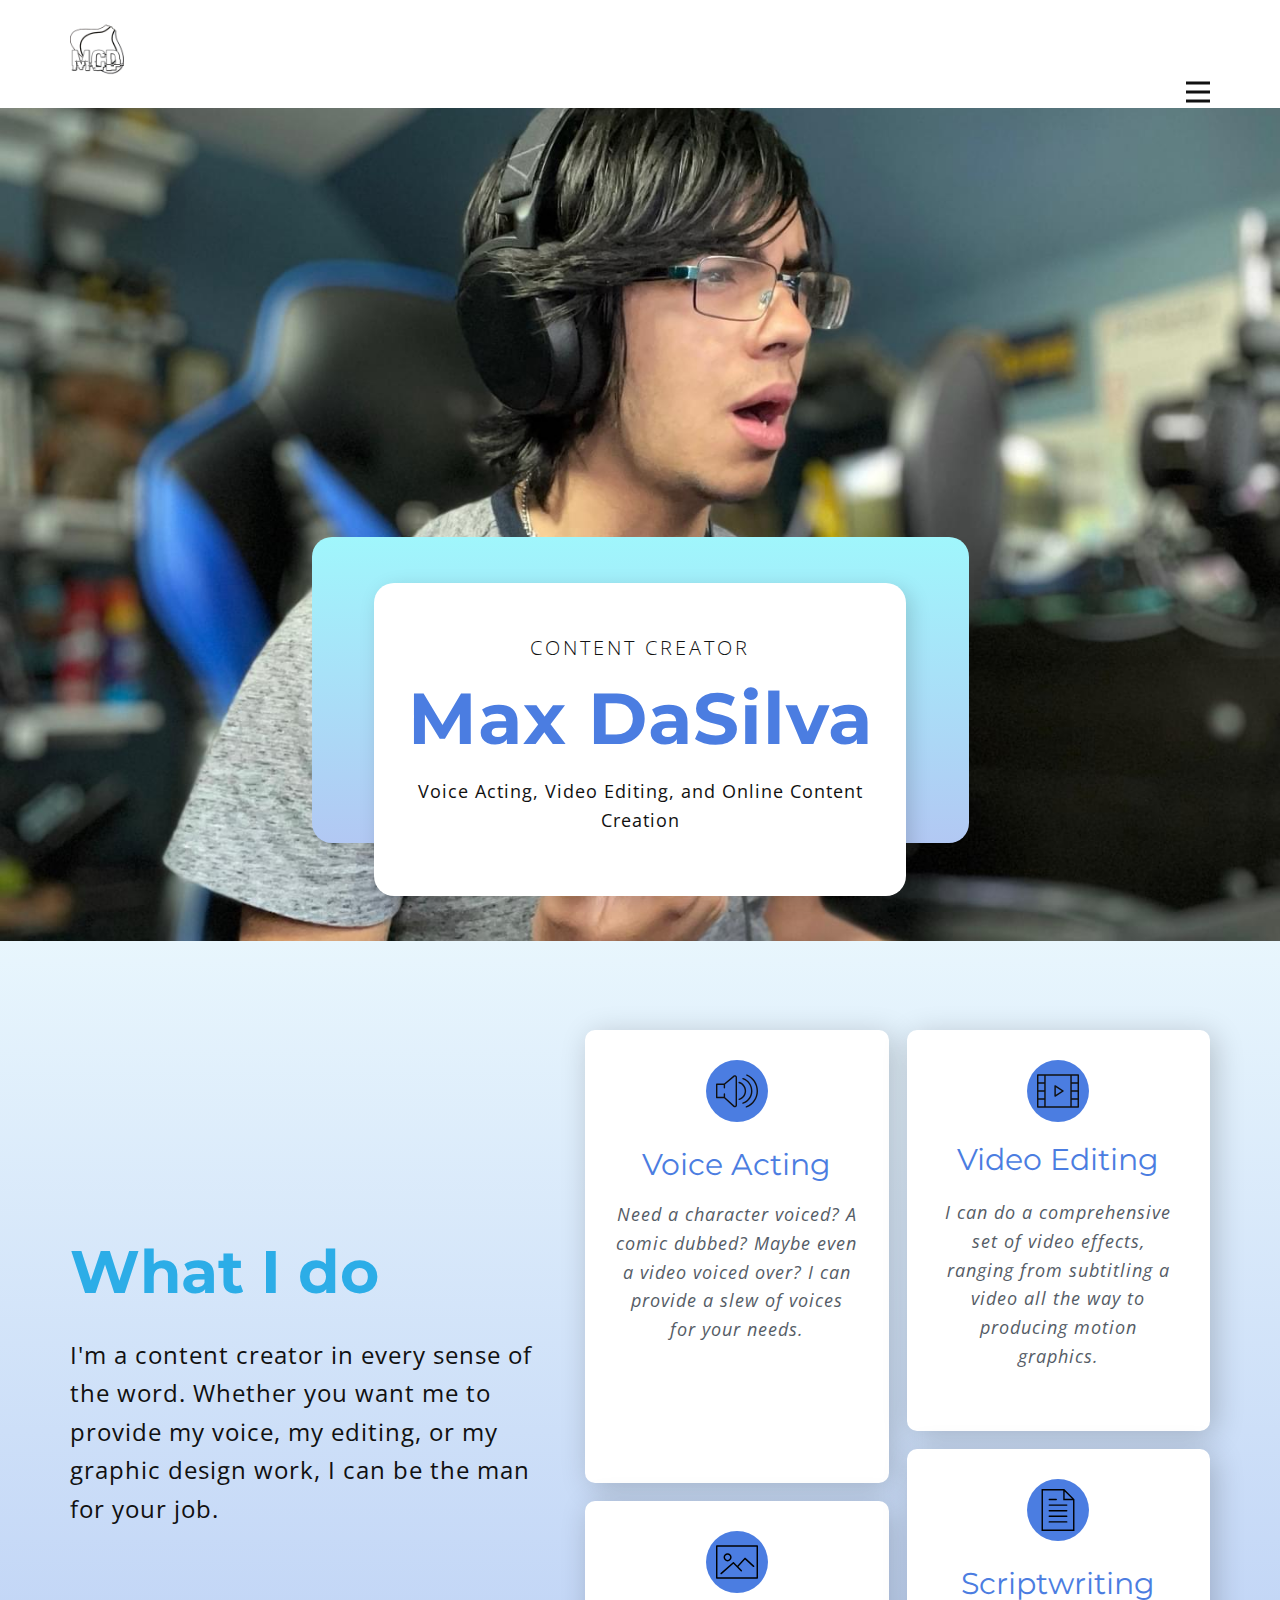
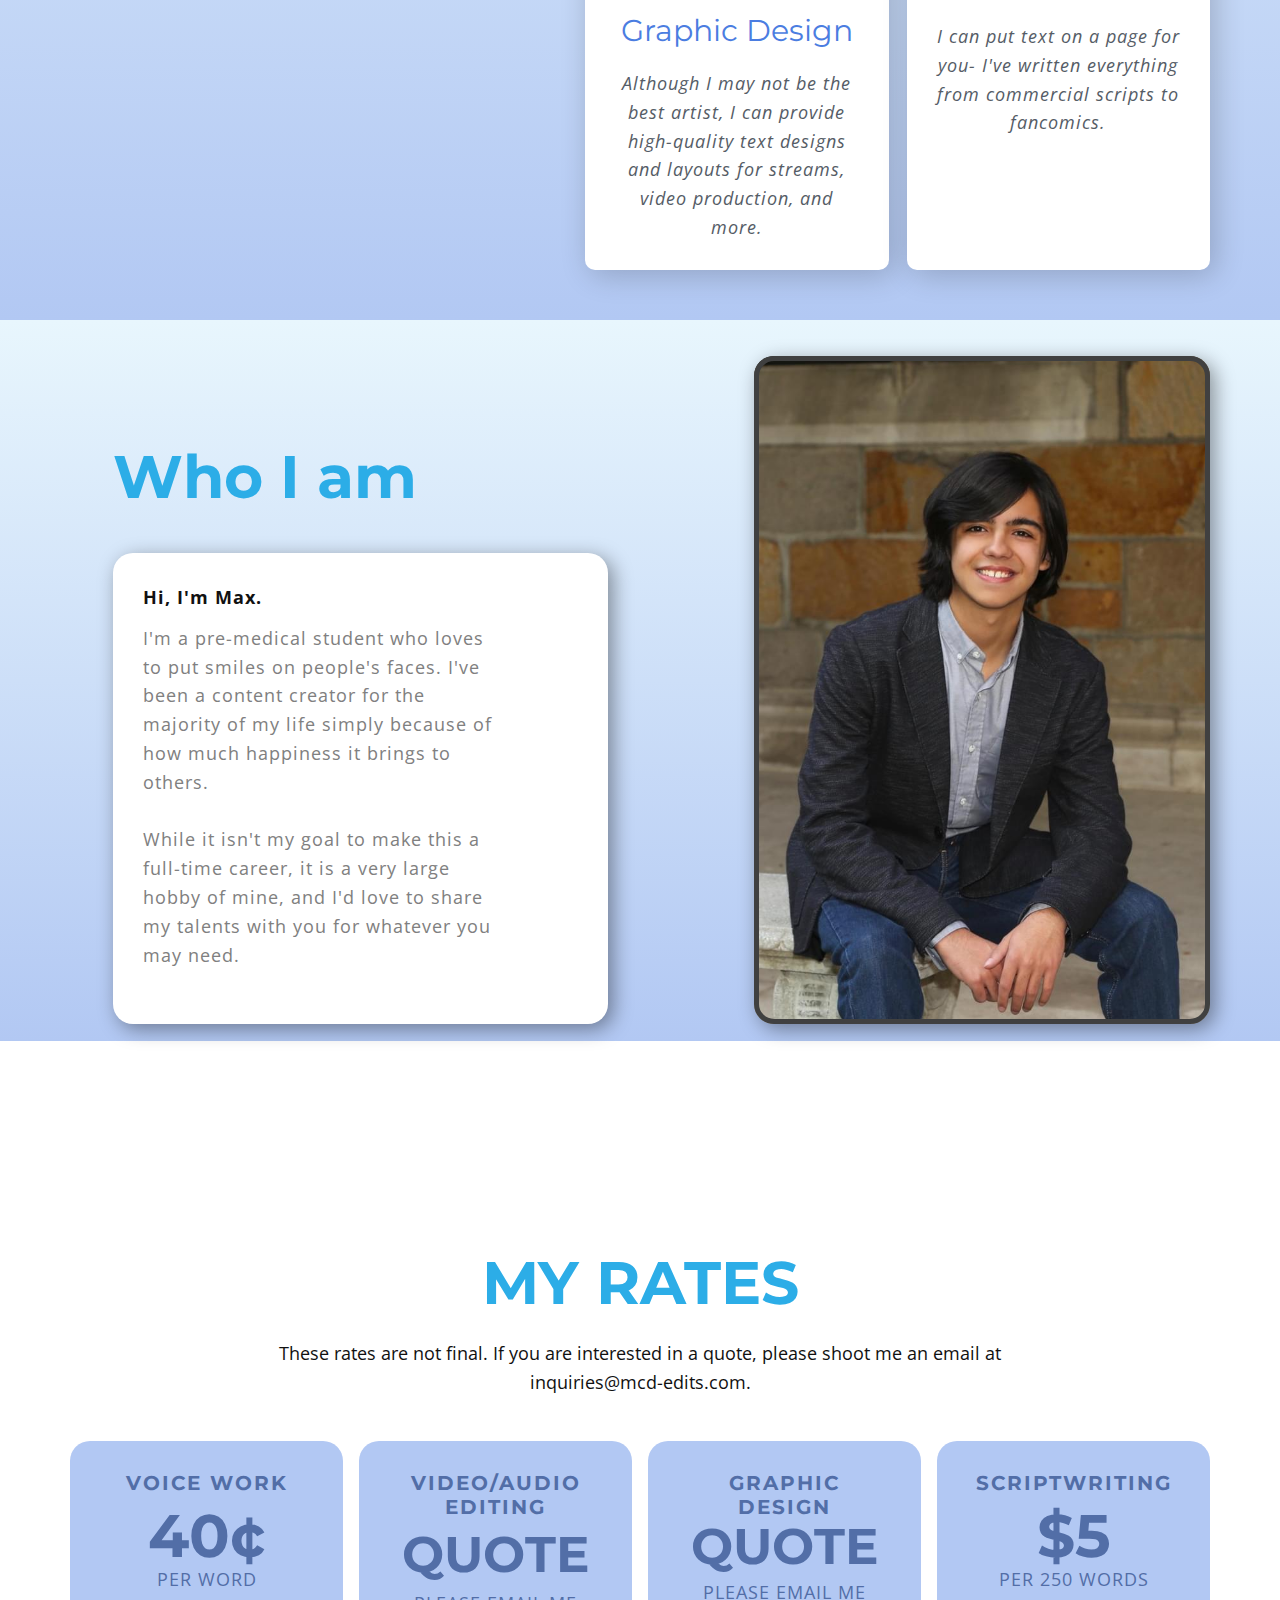
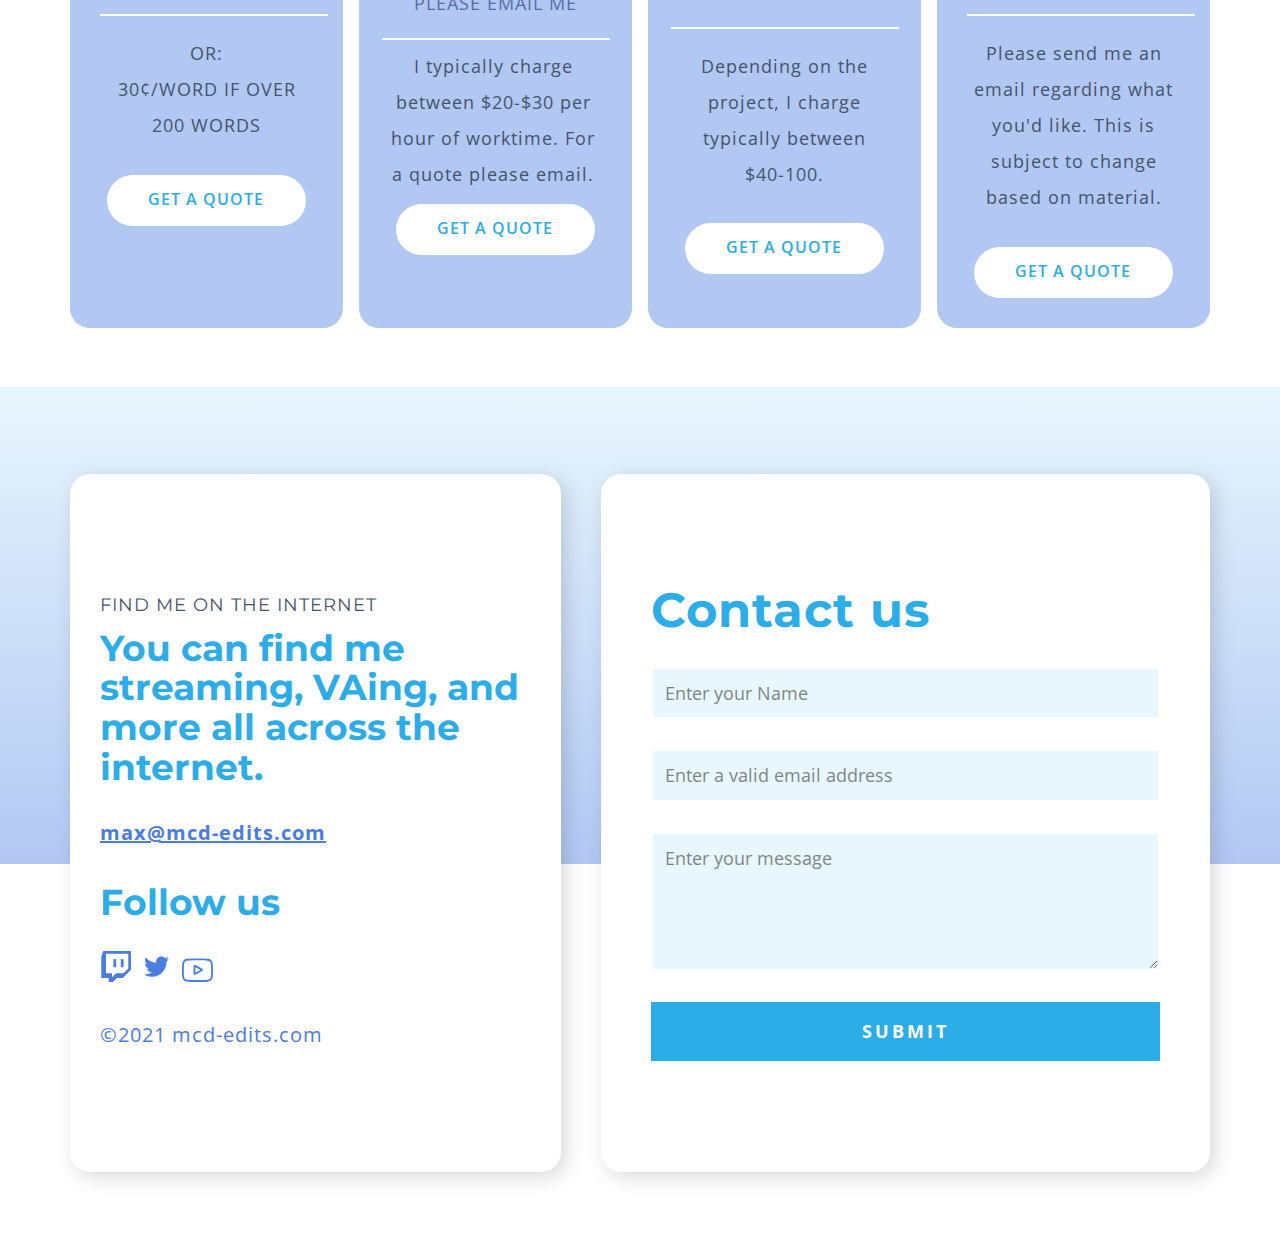
<file: index.html>
<!DOCTYPE html>
<html style="font-size: 16px;">
  <head>
    <meta name="viewport" content="width=device-width, initial-scale=1.0">
    <meta charset="utf-8">
    <meta name="keywords" content="Video Editing, Voice Acting, Voice Over, Video Editor, Max DaSilva">
    <meta name="description" content="">
    <meta name="page_type" content="np-template-header-footer-from-plugin">
    <title>Home</title>
    <link rel="stylesheet" href="nicepage.css" media="screen">
<link rel="stylesheet" href="Home.css" media="screen">
    <script class="u-script" type="text/javascript" src="jquery-1.9.1.min.js" defer=""></script>
    <script class="u-script" type="text/javascript" src="nicepage.js" defer=""></script>
    <meta name="generator" content="Nicepage 3.22.2, nicepage.com">
    <link id="u-theme-google-font" rel="stylesheet" href="https://fonts.googleapis.com/css?family=Montserrat:100,100i,200,200i,300,300i,400,400i,500,500i,600,600i,700,700i,800,800i,900,900i|Open+Sans:300,300i,400,400i,600,600i,700,700i,800,800i">
    <link id="u-page-google-font" rel="stylesheet" href="https://fonts.googleapis.com/css?family=Open+Sans:300,300i,400,400i,600,600i,700,700i,800,800i|Montserrat:100,100i,200,200i,300,300i,400,400i,500,500i,600,600i,700,700i,800,800i,900,900i|Montserrat:100,100i,200,200i,300,300i,400,400i,500,500i,600,600i,700,700i,800,800i,900,900i">
    
    
    
    
    
    
    
    <script type="application/ld+json">{
		"@context": "http://schema.org",
		"@type": "Organization",
		"name": "",
		"logo": "images/bwlogo_150.png"
}</script>
    <meta name="theme-color" content="#4b7de1">
    <meta property="og:title" content="Home">
    <meta property="og:type" content="website">
  </head>
  <body class="u-body"><header class="u-clearfix u-header u-header" id="sec-fce5"><div class="u-clearfix u-sheet u-sheet-1">
        <a href="https://nicepage.com" class="u-image u-logo u-image-1" data-image-width="128" data-image-height="128">
          <img src="images/bwlogo_150.png" class="u-logo-image u-logo-image-1">
        </a>
        <nav class="u-menu u-menu-dropdown u-offcanvas u-menu-1" data-responsive-from="XL">
          <div class="menu-collapse" style="font-size: 1rem; letter-spacing: 0px;" wfd-invisible="true">
            <a class="u-button-style u-custom-left-right-menu-spacing u-custom-padding-bottom u-custom-top-bottom-menu-spacing u-nav-link u-text-active-palette-1-base u-text-hover-palette-2-base" href="#">
              <svg><use xlink:href="#menu-hamburger"></use></svg>
              <svg version="1.1" xmlns="http://www.w3.org/2000/svg" xmlns:xlink="http://www.w3.org/1999/xlink"><defs><symbol id="menu-hamburger" viewBox="0 0 16 16" style="width: 16px; height: 16px;"><rect y="1" width="16" height="2"></rect><rect y="7" width="16" height="2"></rect><rect y="13" width="16" height="2"></rect>
</symbol>
</defs></svg>
            </a>
          </div>
          <div class="u-custom-menu u-nav-container" wfd-invisible="true">
            <ul class="u-nav u-unstyled u-nav-1"><li class="u-nav-item"><a class="u-button-style u-nav-link u-text-active-palette-1-base u-text-hover-palette-2-base" href="Home.html" style="padding: 10px 20px;">Home</a>
</li><li class="u-nav-item"><a class="u-button-style u-nav-link u-text-active-palette-1-base u-text-hover-palette-2-base" href="Page-6.html" style="padding: 10px 20px;">Page 6</a>
</li><li class="u-nav-item"><a class="u-button-style u-nav-link u-text-active-palette-1-base u-text-hover-palette-2-base" href="Page-7.html" style="padding: 10px 20px;">Page 7</a>
</li><li class="u-nav-item"><a class="u-button-style u-nav-link u-text-active-palette-1-base u-text-hover-palette-2-base" href="Page-8.html" style="padding: 10px 20px;">Page 8</a>
</li><li class="u-nav-item"><a class="u-button-style u-nav-link u-text-active-palette-1-base u-text-hover-palette-2-base" href="Page-9.html" style="padding: 10px 20px;">Page 9</a>
</li><li class="u-nav-item"><a class="u-button-style u-nav-link u-text-active-palette-1-base u-text-hover-palette-2-base" href="Home.html" style="padding: 10px 20px;">Home</a>
</li></ul>
          </div>
          <div class="u-custom-menu u-nav-container-collapse" wfd-invisible="true">
            <div class="u-black u-container-style u-inner-container-layout u-opacity u-opacity-95 u-sidenav">
              <div class="u-sidenav-overflow">
                <div class="u-menu-close"></div>
                <ul class="u-align-center u-nav u-popupmenu-items u-unstyled u-nav-2"><li class="u-nav-item"><a class="u-button-style u-nav-link" href="Home.html" style="padding: 10px 20px;">Home</a>
</li></ul>
              </div>
            </div>
            <div class="u-black u-menu-overlay u-opacity u-opacity-70" wfd-invisible="true"></div>
          </div>
        </nav>
      </div></header>
    <section class="u-align-center-xs u-clearfix u-image u-section-1" id="carousel_5937" data-image-width="1440" data-image-height="1080">
      <div class="u-clearfix u-sheet u-sheet-1">
        <div class="u-expanded-width-sm u-expanded-width-xs u-gradient u-radius-20 u-shape u-shape-round u-shape-1"></div>
        <div class="u-align-center u-container-style u-group u-radius-20 u-shape-round u-white u-group-1">
          <div class="u-container-layout u-container-layout-1">
            <h5 class="u-custom-font u-text u-text-default u-text-font u-text-1">content creator</h5>
            <h1 class="u-align-center-xs u-text u-text-palette-1-base u-text-2">Max DaSilva</h1>
            <p class="u-text u-text-3">Voice Acting, Video Editing, and Online Content Creation</p>
          </div>
        </div>
      </div>
    </section>
    <section class="u-align-center u-clearfix u-gradient u-section-2" id="carousel_9938">
      <div class="u-clearfix u-sheet u-sheet-1">
        <div class="u-align-left u-container-style u-expanded-width-md u-expanded-width-sm u-expanded-width-xs u-group u-shape-rectangle u-group-1">
          <div class="u-container-layout u-container-layout-1">
            <h1 class="u-text u-text-palette-2-base u-text-1">What I do</h1>
            <p class="u-text u-text-2">I'm a content creator in every sense of the word. Whether you want me to provide my voice, my editing, or my graphic design work, I can be the man for your job.</p>
          </div>
        </div>
        <div class="u-clearfix u-expanded-width-md u-expanded-width-sm u-expanded-width-xs u-gutter-18 u-layout-wrap u-layout-wrap-1">
          <div class="u-gutter-0 u-layout">
            <div class="u-layout-row">
              <div class="u-size-30">
                <div class="u-layout-col">
                  <div class="u-align-center u-container-style u-layout-cell u-radius-10 u-size-40 u-white u-layout-cell-1">
                    <div class="u-container-layout u-container-layout-2"><span class="u-icon u-icon-circle u-palette-1-base u-spacing-10 u-icon-1"><svg class="u-svg-link" preserveAspectRatio="xMidYMin slice" viewBox="0 0 60 60" style=""><use xlink:href="#svg-11fa"></use></svg><svg class="u-svg-content" viewBox="0 0 60 60" x="0px" y="0px" id="svg-11fa" style="enable-background:new 0 0 60 60;"><g><path d="M28.404,7.758c-0.975-0.552-2.131-0.534-3.09,0.044c-0.046,0.027-0.09,0.059-0.13,0.093L11.634,19.358H1   c-0.553,0-1,0.447-1,1v19c0,0.266,0.105,0.52,0.293,0.707S0.734,40.358,1,40.358l10.61-0.005l13.543,12.44   c0.05,0.046,0.104,0.086,0.161,0.12c0.492,0.297,1.037,0.446,1.582,0.446c0.517-0.001,1.033-0.134,1.508-0.402   C29.403,52.393,30,51.363,30,50.201V10.514C30,9.353,29.403,8.323,28.404,7.758z M28,50.201c0,0.431-0.217,0.81-0.579,1.015   c-0.155,0.087-0.548,0.255-1,0.026L13,38.913v-4.556c0-0.553-0.447-1-1-1s-1,0.447-1,1v3.996l-9,0.004v-17h9v4c0,0.553,0.447,1,1,1   s1-0.447,1-1v-4.536l13.405-11.34c0.461-0.242,0.861-0.07,1.016,0.018C27.783,9.704,28,10.083,28,10.514V50.201z"></path><path d="M52.026,29.858c0-8.347-5.316-15.76-13.229-18.447c-0.522-0.177-1.091,0.103-1.269,0.626   c-0.177,0.522,0.103,1.091,0.626,1.269c7.101,2.411,11.872,9.063,11.872,16.553c0,7.483-4.762,14.136-11.849,16.554   c-0.522,0.178-0.802,0.746-0.623,1.27c0.142,0.415,0.53,0.677,0.946,0.677c0.107,0,0.216-0.017,0.323-0.054   C46.721,45.611,52.026,38.198,52.026,29.858z"></path><path d="M44.453,6.374c-0.508-0.213-1.095,0.021-1.312,0.53C42.926,7.413,43.163,8,43.672,8.216C52.376,11.909,58,20.405,58,29.858   c0,9.777-5.894,18.38-15.015,21.914c-0.515,0.2-0.771,0.779-0.571,1.294c0.153,0.396,0.532,0.639,0.933,0.639   c0.12,0,0.242-0.021,0.361-0.067C53.605,49.801,60,40.467,60,29.858C60,19.6,53.897,10.382,44.453,6.374z"></path><path d="M43.026,29.858c0-5.972-4.009-11.302-9.749-12.962c-0.53-0.151-1.084,0.152-1.238,0.684   c-0.153,0.53,0.152,1.085,0.684,1.238c4.889,1.413,8.304,5.953,8.304,11.04s-3.415,9.627-8.304,11.04   c-0.531,0.153-0.837,0.708-0.684,1.238c0.127,0.438,0.526,0.723,0.961,0.723c0.092,0,0.185-0.013,0.277-0.039   C39.018,41.159,43.026,35.829,43.026,29.858z"></path>
</g></svg></span>
                      <h3 class="u-text u-text-default u-text-palette-1-base u-text-3">Voice Acting</h3>
                      <p class="u-text u-text-palette-5-dark-2 u-text-4">Need a character voiced? A comic dubbed? Maybe even a video voiced over? I can provide a slew of voices for your needs.</p>
                    </div>
                  </div>
                  <div class="u-align-center u-container-style u-layout-cell u-radius-10 u-size-20 u-white u-layout-cell-2">
                    <div class="u-container-layout u-container-layout-3"><span class="u-icon u-icon-circle u-palette-1-base u-spacing-10 u-text-black u-icon-2"><svg class="u-svg-link" preserveAspectRatio="xMidYMin slice" viewBox="0 0 58 58" style=""><use xlink:href="#svg-6ff1"></use></svg><svg class="u-svg-content" viewBox="0 0 58 58" x="0px" y="0px" id="svg-6ff1" style="enable-background:new 0 0 58 58;"><g><path d="M57,6H1C0.448,6,0,6.447,0,7v44c0,0.553,0.448,1,1,1h56c0.552,0,1-0.447,1-1V7C58,6.447,57.552,6,57,6z M56,50H2V8h54V50z"></path><path d="M16,28.138c3.071,0,5.569-2.498,5.569-5.568C21.569,19.498,19.071,17,16,17s-5.569,2.498-5.569,5.569
		C10.431,25.64,12.929,28.138,16,28.138z M16,19c1.968,0,3.569,1.602,3.569,3.569S17.968,26.138,16,26.138s-3.569-1.601-3.569-3.568
		S14.032,19,16,19z"></path><path d="M7,46c0.234,0,0.47-0.082,0.66-0.249l16.313-14.362l10.302,10.301c0.391,0.391,1.023,0.391,1.414,0s0.391-1.023,0-1.414
		l-4.807-4.807l9.181-10.054l11.261,10.323c0.407,0.373,1.04,0.345,1.413-0.062c0.373-0.407,0.346-1.04-0.062-1.413l-12-11
		c-0.196-0.179-0.457-0.268-0.72-0.262c-0.265,0.012-0.515,0.129-0.694,0.325l-9.794,10.727l-4.743-4.743
		c-0.374-0.373-0.972-0.392-1.368-0.044L6.339,44.249c-0.415,0.365-0.455,0.997-0.09,1.412C6.447,45.886,6.723,46,7,46z"></path>
</g></svg></span>
                      <h3 class="u-text u-text-default u-text-palette-1-base u-text-5">Graphic Design</h3>
                      <p class="u-text u-text-palette-5-dark-2 u-text-6">Although I may not be the best artist, I can provide high-quality text designs and layouts for streams, video production, and more.</p>
                    </div>
                  </div>
                </div>
              </div>
              <div class="u-size-30">
                <div class="u-layout-col">
                  <div class="u-align-center u-container-style u-layout-cell u-radius-10 u-size-20 u-white u-layout-cell-3">
                    <div class="u-container-layout u-container-layout-4"><span class="u-icon u-icon-circle u-palette-1-base u-spacing-10 u-icon-3"><svg class="u-svg-link" preserveAspectRatio="xMidYMin slice" viewBox="0 0 58 58" style=""><use xlink:href="#svg-c1b3"></use></svg><svg class="u-svg-content" viewBox="0 0 58 58" x="0px" y="0px" id="svg-c1b3" style="enable-background:new 0 0 58 58;"><g><path d="M36.537,28.156l-11-7c-0.308-0.195-0.698-0.208-1.019-0.033C24.199,21.299,24,21.635,24,22v14
		c0,0.365,0.199,0.701,0.519,0.877C24.669,36.959,24.834,37,25,37c0.187,0,0.374-0.053,0.537-0.156l11-7
		C36.825,29.66,37,29.342,37,29S36.825,28.34,36.537,28.156z M26,34.179V23.821L34.137,29L26,34.179z"></path><path d="M57,6H47H11H1C0.448,6,0,6.447,0,7v11v11v11v11c0,0.553,0.448,1,1,1h10h36h10c0.552,0,1-0.447,1-1V40V29V18V7
		C58,6.447,57.552,6,57,6z M10,28H2v-9h8V28z M2,30h8v9H2V30z M12,40V29V18V8h34v10v11v11v10H12V40z M56,28h-8v-9h8V28z M48,30h8v9
		h-8V30z M56,8v9h-8V8H56z M2,8h8v9H2V8z M2,50v-9h8v9H2z M56,50h-8v-9h8V50z"></path>
</g></svg></span>
                      <h3 class="u-text u-text-default u-text-palette-1-base u-text-7">Video Editing</h3>
                      <p class="u-text u-text-palette-5-dark-2 u-text-8">I can do a comprehensive set of video effects, ranging from subtitling a video all the way to producing motion graphics.</p>
                    </div>
                  </div>
                  <div class="u-align-center u-container-style u-layout-cell u-radius-10 u-size-40 u-white u-layout-cell-4">
                    <div class="u-container-layout u-container-layout-5"><span class="u-icon u-icon-circle u-palette-1-base u-spacing-10 u-text-black u-icon-4"><svg class="u-svg-link" preserveAspectRatio="xMidYMin slice" viewBox="0 0 60 60" style=""><use xlink:href="#svg-2be5"></use></svg><svg class="u-svg-content" viewBox="0 0 60 60" x="0px" y="0px" id="svg-2be5" style="enable-background:new 0 0 60 60;"><g><path d="M42.5,22h-25c-0.552,0-1,0.447-1,1s0.448,1,1,1h25c0.552,0,1-0.447,1-1S43.052,22,42.5,22z"></path><path d="M17.5,16h10c0.552,0,1-0.447,1-1s-0.448-1-1-1h-10c-0.552,0-1,0.447-1,1S16.948,16,17.5,16z"></path><path d="M42.5,30h-25c-0.552,0-1,0.447-1,1s0.448,1,1,1h25c0.552,0,1-0.447,1-1S43.052,30,42.5,30z"></path><path d="M42.5,38h-25c-0.552,0-1,0.447-1,1s0.448,1,1,1h25c0.552,0,1-0.447,1-1S43.052,38,42.5,38z"></path><path d="M42.5,46h-25c-0.552,0-1,0.447-1,1s0.448,1,1,1h25c0.552,0,1-0.447,1-1S43.052,46,42.5,46z"></path><path d="M38.914,0H6.5v60h47V14.586L38.914,0z M39.5,3.414L50.086,14H39.5V3.414z M8.5,58V2h29v14h14v42H8.5z"></path>
</g></svg></span>
                      <h3 class="u-text u-text-default u-text-palette-1-base u-text-9">Scriptwriting</h3>
                      <p class="u-text u-text-palette-5-dark-2 u-text-10">I can put text on a page for you- I've written everything from commercial scripts to fancomics.</p>
                    </div>
                  </div>
                </div>
              </div>
            </div>
          </div>
        </div>
      </div>
    </section>
<!--
    <section class="u-align-center u-clearfix u-section-3" id="carousel_1f11">
      <div class="u-clearfix u-sheet u-sheet-1">
        <div class="u-expanded-width u-gradient u-radius-20 u-shape u-shape-round u-shape-1"></div>
        <h1 class="u-custom-font u-heading-font u-text u-text-default-lg u-text-default-md u-text-default-sm u-text-default-xl u-text-1">Testimonials</h1>
        <div class="u-list u-list-1">
          <div class="u-repeater u-repeater-1">
            <div class="u-align-left u-container-style u-list-item u-radius-20 u-repeater-item u-shape-round u-white u-list-item-1">
              <div class="u-container-layout u-similar-container u-valign-top u-container-layout-1">
                <p class="u-text u-text-default u-text-grey-50 u-text-2">Sample text. Click to select the text box. Click again or double click to start editing the text.</p>
                <div alt="" class="u-image u-image-circle u-image-1" data-image-width="206" data-image-height="206"></div>
                <h5 class="u-text u-text-default u-text-3">Nat Reynolds</h5>
                <h6 class="u-text u-text-default u-text-grey-50 u-text-4">Chief Accountant</h6>
              </div>
            </div>
            <div class="u-align-left u-container-style u-list-item u-radius-20 u-repeater-item u-shape-round u-white u-list-item-2">
              <div class="u-container-layout u-similar-container u-valign-top u-container-layout-2">
                <p class="u-text u-text-default u-text-grey-50 u-text-5">Sample text. Click to select the text box. Click again or double click to start editing the text.</p>
                <div alt="" class="u-image u-image-circle u-image-2" data-image-width="206" data-image-height="206"></div>
                <h5 class="u-text u-text-default u-text-6">Celia Almeda</h5>
                <h6 class="u-text u-text-default u-text-grey-50 u-text-7">Secretary</h6>
              </div>
            </div>
            <div class="u-align-left u-container-style u-list-item u-radius-20 u-repeater-item u-shape-round u-white u-list-item-3">
              <div class="u-container-layout u-similar-container u-valign-top u-container-layout-3">
                <p class="u-text u-text-default u-text-grey-50 u-text-8">Sample text. Click to select the text box. Click again or double click to start editing the text.</p>
                <div alt="" class="u-image u-image-circle u-image-3" data-image-width="626" data-image-height="417"></div>
                <h5 class="u-text u-text-default u-text-9">Bob Roberts</h5>
                <h6 class="u-text u-text-default u-text-grey-50 u-text-10">Sales Manager</h6>
              </div>
            </div>
          </div>
        </div>
      </div>
    </section>
--->
    <section class="u-clearfix u-section-4" id="sec-a6a3">
      <div class="u-container-style u-expanded-width u-gradient u-group u-shape-rectangle u-group-1">
        <div class="u-container-layout u-container-layout-1"></div>
      </div>
      <div class="u-clearfix u-layout-wrap u-layout-wrap-1">
        <div class="u-layout">
          <div class="u-layout-row">
            <div class="u-container-style u-layout-cell u-shape-rectangle u-size-36 u-layout-cell-1">
              <div class="u-container-layout u-valign-top-md u-valign-top-sm u-container-layout-2">
                <h1 class="u-text u-text-default u-text-1">
                  <span style="font-weight: 700;">Who I am</span>
                  <span style="font-weight: 700;"></span>
                </h1>
                <div class="u-container-style u-group u-radius-20 u-shape-round u-white u-group-2">
                  <div class="u-container-layout u-container-layout-3">
                    <p class="u-align-left u-text u-text-default u-text-2">Hi, I'm Max.</p>
                    <p class="u-align-left u-text u-text-default u-text-grey-50 u-text-3">I'm a pre-medical student who loves to put smiles on people's faces. I've been a content creator for the majority of my life simply because of how much happiness it brings to others.<br>
                      <br>While it isn't my goal to make this a full-time career, it is a very large hobby of mine, and I'd love to share my talents with you for whatever you may need.
                    </p>
                  </div>
                </div>
              </div>
            </div>
            <div class="u-align-left u-container-style u-image u-layout-cell u-radius-20 u-shape-round u-size-24 u-image-1" data-image-width="713" data-image-height="1080">
              <div class="u-border-5 u-border-grey-75 u-container-layout u-container-layout-4"></div>
            </div>
          </div>
        </div>
      </div>
    </section>
    <section class="u-align-center u-clearfix u-white u-section-5" id="carousel_9f1b">
      <div class="u-clearfix u-sheet u-sheet-1">
        <h1 class="u-custom-font u-heading-font u-text u-text-default-lg u-text-default-md u-text-default-sm u-text-default-xl u-text-1">MY RATES</h1>
        <p class="u-text u-text-2">These rates are not final. If you are interested in a quote, please shoot me an email at inquiries@mcd-edits.com.</p>
        <div class="u-clearfix u-gutter-16 u-layout-custom-sm u-layout-custom-xs u-layout-wrap u-layout-wrap-1">
          <div class="u-gutter-0 u-layout">
            <div class="u-layout-row">
              <div class="u-align-center u-container-style u-layout-cell u-left-cell u-palette-1-light-2 u-radius-20 u-shape-round u-size-15-lg u-size-15-xl u-size-30-md u-size-30-sm u-size-60-xs u-layout-cell-1">
                <div class="u-container-layout u-valign-top u-container-layout-1">
                  <h5 class="u-text u-text-default u-text-palette-1-dark-1 u-text-3">Voice work</h5>
                  <h2 class="u-text u-text-default u-text-palette-1-dark-1 u-text-4">40¢</h2>
                  <p class="u-text u-text-default u-text-palette-1-dark-1 u-text-5">per word</p>
                  <div class="u-border-2 u-border-white u-line u-line-horizontal u-line-1"></div>
                  <p class="u-text u-text-palette-1-dark-2 u-text-6">OR:<br>30¢/WORD IF OVER 200 WORDS
                  </p>
                  <a href="mailto:inquiries@mcd-edits.com?subject=VA%20Inquiry" class="u-active-palette-1-light-3 u-btn u-btn-round u-button-style u-hover-palette-1-light-3 u-radius-50 u-text-palette-2-base u-white u-btn-1"> get a quote</a>
                </div>
              </div>
              <div class="u-align-center u-container-style u-layout-cell u-palette-1-light-2 u-radius-20 u-shape-round u-size-15-lg u-size-15-xl u-size-30-md u-size-30-sm u-size-60-xs u-layout-cell-2">
                <div class="u-container-layout u-container-layout-2">
                  <h5 class="u-text u-text-default u-text-palette-1-dark-1 u-text-7">VIDEO/audio EDITING</h5>
                  <h2 class="u-text u-text-palette-1-dark-1 u-text-8">QUOTE</h2>
                  <p class="u-text u-text-default u-text-palette-1-dark-1 u-text-9">Please email me</p>
                  <div class="u-border-2 u-border-white u-line u-line-horizontal u-line-2"></div>
                  <p class="u-align-center-sm u-align-center-xs u-text u-text-palette-1-dark-2 u-text-10">I typically charge between $20-$30 per hour of worktime. For a quote please email.</p>
                  <a href="mailto:inquiries@mcd-edits.com?subject=Production%20Inquiry" class="u-active-palette-1-light-3 u-btn u-btn-round u-button-style u-hover-palette-1-light-3 u-radius-50 u-text-palette-2-base u-white u-btn-2">get a quote</a>
                </div>
              </div>
              <div class="u-align-center u-container-style u-layout-cell u-palette-1-light-2 u-radius-20 u-shape-round u-size-15-lg u-size-15-xl u-size-30-md u-size-30-sm u-size-60-xs u-layout-cell-3">
                <div class="u-container-layout u-container-layout-3">
                  <h5 class="u-align-center-lg u-align-center-md u-align-center-sm u-align-center-xs u-text u-text-palette-1-dark-1 u-text-11">Graphic design</h5>
                  <h2 class="u-text u-text-default u-text-palette-2-base u-text-12">
                    <span class="u-text-palette-1-dark-1"> QUOTE</span>
                    <span class="u-text-palette-1-dark-1"></span>
                  </h2>
                  <p class="u-text u-text-default u-text-palette-1-dark-1 u-text-13">Please email me</p>
                  <div class="u-border-2 u-border-white u-line u-line-horizontal u-line-3"></div>
                  <p class="u-text u-text-palette-1-dark-2 u-text-14">Depending on the project, I charge typically between $40-100.</p>
                  <a href="mailto:inquiries@mcd-edits.com?subject=Graphics%20Inquiry" class="u-active-palette-1-light-3 u-border-none u-btn u-btn-round u-button-style u-hover-palette-1-light-3 u-radius-50 u-text-palette-2-base u-white u-btn-3"> get a quote</a>
                </div>
              </div>
              <div class="u-align-center u-container-style u-layout-cell u-palette-1-light-2 u-radius-20 u-right-cell u-shape-round u-size-15-lg u-size-15-xl u-size-30-md u-size-30-sm u-size-60-xs u-layout-cell-4">
                <div class="u-container-layout u-valign-top u-container-layout-4">
                  <h5 class="u-align-center-lg u-align-center-md u-align-center-sm u-align-center-xs u-text u-text-default u-text-palette-1-dark-1 u-text-15">scriptwriting</h5>
                  <h2 class="u-text u-text-default u-text-palette-1-dark-1 u-text-16">$5</h2>
                  <p class="u-text u-text-default u-text-palette-1-dark-1 u-text-17">per 250 words</p>
                  <div class="u-border-2 u-border-white u-line u-line-horizontal u-line-4"></div>
                  <p class="u-text u-text-palette-1-dark-2 u-text-18">Please send me an email regarding what you'd like. This is subject to change based on material.</p>
                  <a href="mailto:inquiries@mcd-edits.com?subject=Script%20Inquiry" class="u-active-palette-1-light-3 u-btn u-btn-round u-button-style u-hover-palette-1-light-3 u-radius-50 u-text-palette-2-base u-white u-btn-4"> get a quote</a>
                </div>
              </div>
            </div>
          </div>
        </div>
      </div>
    </section>
    <section class="u-clearfix u-white u-section-6" id="carousel_c559">
      <div class="u-expanded-width u-gradient u-shape u-shape-rectangle u-shape-1"></div>
      <div class="u-clearfix u-gutter-40 u-layout-wrap u-layout-wrap-1">
        <div class="u-gutter-0 u-layout">
          <div class="u-layout-row">
            <div class="u-align-left u-container-style u-layout-cell u-radius-20 u-shape-round u-size-27 u-white u-layout-cell-1">
              <div class="u-container-layout u-valign-middle u-container-layout-1">
                <h6 class="u-text u-text-default u-text-palette-1-dark-2 u-text-1">find me on the internet</h6>
                <h2 class="u-text u-text-palette-2-base u-text-2">You can find me streaming, VAing, and more all across the internet.</h2>
                <p class="u-text u-text-palette-1-base u-text-3">
                  <a class="u-active-none u-border-none u-btn u-button-link u-button-style u-hover-none u-none u-text-palette-1-base u-btn-1" href="mailto:max@mcd-edits.com">max@mcd-edits.com</a>
                </p>
                <h2 class="u-text u-text-default u-text-palette-2-base u-text-4">Follow us</h2>
                <div class="u-align-left u-social-icons u-spacing-10 u-social-icons-1">
                  <a class="u-social-url" target="_blank" href="https://www.twitch.tv/mcd573" title="twitch"><span class="u-icon u-icon-circle u-social-facebook u-social-icon u-icon-1"><svg class="u-svg-link" preserveAspectRatio="xMidYMin slice" viewBox="0 0 24 24" style=""><use xlink:href="#svg-c922"></use></svg><svg class="u-svg-content" viewBox="0 0 24 24" id="svg-c922"><path d="m.975 4.175v16.694h5.749v3.131h3.139l3.134-3.132h4.705l6.274-6.258v-14.61h-21.434zm3.658-2.09h17.252v11.479l-3.66 3.652h-5.751l-3.134 3.127v-3.127h-4.707z"></path><path d="m10.385 6.262h2.09v6.26h-2.09z"></path><path d="m16.133 6.262h2.091v6.26h-2.091z"></path></svg>
                    
                    
                  </span>
                  </a>
                  <a class="u-social-url" target="_blank" href="https://twitter.com/iamthemcd" title="twitter"><span class="u-icon u-icon-circle u-social-icon u-social-twitter u-text-palette-1-base u-icon-2">
                    <svg class="u-svg-link" preserveAspectRatio="xMidYMin slice" viewBox="0 0 112 112" style=""><use xlink:href="#svg-88a8"></use></svg>
                    <svg x="0px" y="0px" viewBox="0 0 112 112" id="svg-88a8" class="u-svg-content"><path d="M92.2,38.2c0,0.8,0,1.6,0,2.3c0,24.3-18.6,52.4-52.6,52.4c-10.6,0.1-20.2-2.9-28.5-8.2 c1.4,0.2,2.9,0.2,4.4,0.2c8.7,0,16.7-2.9,23-7.9c-8.1-0.2-14.9-5.5-17.3-12.8c1.1,0.2,2.4,0.2,3.4,0.2c1.6,0,3.3-0.2,4.8-0.7 c-8.4-1.6-14.9-9.2-14.9-18c0-0.2,0-0.2,0-0.2c2.5,1.4,5.4,2.2,8.4,2.3c-5-3.3-8.3-8.9-8.3-15.4c0-3.4,1-6.5,2.5-9.2 c9.1,11.1,22.7,18.5,38,19.2c-0.2-1.4-0.4-2.8-0.4-4.3c0.1-10,8.3-18.2,18.5-18.2c5.4,0,10.1,2.2,13.5,5.7c4.3-0.8,8.1-2.3,11.7-4.5 c-1.4,4.3-4.3,7.9-8.1,10.1c3.7-0.4,7.3-1.4,10.6-2.9C98.9,32.3,95.7,35.5,92.2,38.2z"></path></svg>
                  </span>
                  </a>
                  <a class="u-social-url" target="_blank" href="https://www.youtube.com/channel/UCrsf8o83d-cAv_b92EKDGBQ" title="YT"><span class="u-icon u-icon-circle u-social-icon u-social-instagram u-icon-3"><svg class="u-svg-link" preserveAspectRatio="xMidYMin slice" viewBox="0 -62 512.00199 512" style=""><use xlink:href="#svg-ba6e"></use></svg><svg class="u-svg-content" viewBox="0 -62 512.00199 512" id="svg-ba6e"><path d="m334.808594 170.992188-113.113282-61.890626c-6.503906-3.558593-14.191406-3.425781-20.566406.351563-6.378906 3.78125-10.183594 10.460937-10.183594 17.875v122.71875c0 7.378906 3.78125 14.046875 10.117188 17.832031 3.308594 1.976563 6.976562 2.96875 10.652344 2.96875 3.367187 0 6.742187-.832031 9.847656-2.503906l113.117188-60.824219c6.714843-3.613281 10.90625-10.59375 10.9375-18.222656.027343-7.628906-4.113282-14.640625-10.808594-18.304687zm-113.859375 63.617187v-91.71875l84.539062 46.257813zm0 0"></path><path d="m508.234375 91.527344-.023437-.234375c-.433594-4.121094-4.75-40.777344-22.570313-59.421875-20.597656-21.929688-43.949219-24.59375-55.179687-25.871094-.929688-.105469-1.78125-.203125-2.542969-.304688l-.894531-.09375c-67.6875-4.921874-169.910157-5.5937495-170.933594-5.59765575l-.089844-.00390625-.089844.00390625c-1.023437.00390625-103.246094.67578175-171.542968 5.59765575l-.902344.09375c-.726563.097657-1.527344.1875-2.398438.289063-11.101562 1.28125-34.203125 3.949219-54.859375 26.671875-16.972656 18.445312-21.878906 54.316406-22.382812 58.347656l-.058594.523438c-.152344 1.714844-3.765625 42.539062-3.765625 83.523437v38.3125c0 40.984375 3.613281 81.808594 3.765625 83.527344l.027344.257813c.433593 4.054687 4.746093 40.039062 22.484375 58.691406 19.367187 21.195312 43.855468 24 57.027344 25.507812 2.082031.238282 3.875.441406 5.097656.65625l1.183594.164063c39.082031 3.71875 161.617187 5.550781 166.8125 5.625l.15625.003906.15625-.003906c1.023437-.003907 103.242187-.675781 170.929687-5.597657l.894531-.09375c.855469-.113281 1.816406-.214843 2.871094-.324218 11.039062-1.171875 34.015625-3.605469 54.386719-26.019532 16.972656-18.449218 21.882812-54.320312 22.382812-58.347656l.058594-.523437c.152344-1.71875 3.769531-42.539063 3.769531-83.523438v-38.3125c-.003906-40.984375-3.617187-81.804687-3.769531-83.523437zm-26.238281 121.835937c0 37.933594-3.3125 77-3.625 80.585938-1.273438 9.878906-6.449219 32.574219-14.71875 41.5625-12.75 14.027343-25.847656 15.417969-35.410156 16.429687-1.15625.121094-2.226563.238282-3.195313.359375-65.46875 4.734375-163.832031 5.460938-168.363281 5.488281-5.082032-.074218-125.824219-1.921874-163.714844-5.441406-1.941406-.316406-4.039062-.558594-6.25-.808594-11.214844-1.285156-26.566406-3.042968-38.371094-16.027343l-.277344-.296875c-8.125-8.464844-13.152343-29.6875-14.429687-41.148438-.238281-2.710937-3.636719-42.238281-3.636719-80.703125v-38.3125c0-37.890625 3.304688-76.914062 3.625-80.574219 1.519532-11.636718 6.792969-32.957031 14.71875-41.574218 13.140625-14.453125 26.996094-16.054688 36.160156-17.113282.875-.101562 1.691407-.195312 2.445313-.292968 66.421875-4.757813 165.492187-5.464844 169.046875-5.492188 3.554688.023438 102.589844.734375 168.421875 5.492188.808594.101562 1.691406.203125 2.640625.3125 9.425781 1.074218 23.671875 2.699218 36.746094 16.644531l.121094.128906c8.125 8.464844 13.152343 30.058594 14.429687 41.75.226563 2.558594 3.636719 42.171875 3.636719 80.71875zm0 0"></path></svg>
                    
                    
                  </span>
                  </a>
                </div>
                <p class="u-text u-text-palette-1-base u-text-5">©2021 mcd-edits.com</p>
              </div>
            </div>
            <div class="u-align-left u-container-style u-layout-cell u-radius-20 u-shape-round u-size-33 u-white u-layout-cell-2">
              <div class="u-container-layout u-valign-middle u-container-layout-2">
                <h1 class="u-text u-text-default u-text-palette-2-base u-text-6">Contact us</h1>
                <div class="u-expanded-width u-form u-form-1">
                  <form action="#" method="POST" class="u-clearfix u-form-spacing-30 u-form-vertical u-inner-form" style="padding: 0px;" source="email" name="form">
                    <input type="hidden" id="siteId" name="siteId" value="569068" wfd-invisible="true">
                    <input type="hidden" id="pageId" name="pageId" value="569085" wfd-invisible="true">
                    <div class="u-form-group u-form-name">
                      <label for="name-3b9a" class="u-form-control-hidden u-label" wfd-invisible="true">Name</label>
                      <input type="text" placeholder="Enter your Name" id="name-3b9a" name="name" class="u-border-2 u-border-white u-input u-input-rectangle u-palette-2-light-3 u-input-1" required="">
                    </div>
                    <div class="u-form-email u-form-group">
                      <label for="email-3b9a" class="u-form-control-hidden u-label" wfd-invisible="true">Email</label>
                      <input type="email" placeholder="Enter a valid email address" id="email-3b9a" name="email" class="u-border-2 u-border-white u-input u-input-rectangle u-palette-2-light-3 u-input-2" required="">
                    </div>
                    <div class="u-form-group u-form-message">
                      <label for="message-3b9a" class="u-form-control-hidden u-label" wfd-invisible="true">Message</label>
                      <textarea placeholder="Enter your message" rows="4" cols="50" id="message-3b9a" name="message" class="u-border-2 u-border-white u-input u-input-rectangle u-palette-2-light-3 u-input-3" required=""></textarea>
                    </div>
                    <div class="u-align-left u-form-group u-form-submit">
                      <a href="#" class="u-active-palette-1-light-1 u-btn u-btn-submit u-button-style u-hover-palette-1-light-1 u-palette-2-base u-text-body-alt-color u-btn-2">Submit</a>
                      <input type="submit" value="submit" class="u-form-control-hidden" wfd-invisible="true">
                    </div>
                    <div class="u-form-send-message u-form-send-success" wfd-invisible="true"> Thank you! Your message has been sent. </div>
                    <div class="u-form-send-error u-form-send-message" wfd-invisible="true"> Unable to send your message. Please fix any errors, then try again. If this persists, email me directly at max@mcd-edits.com. </div>
                    <input type="hidden" value="" name="recaptchaResponse" wfd-invisible="true">
                  </form>
                </div>
              </div>
            </div>
          </div>
        </div>
      </div>
  </body>
</html>
</file>
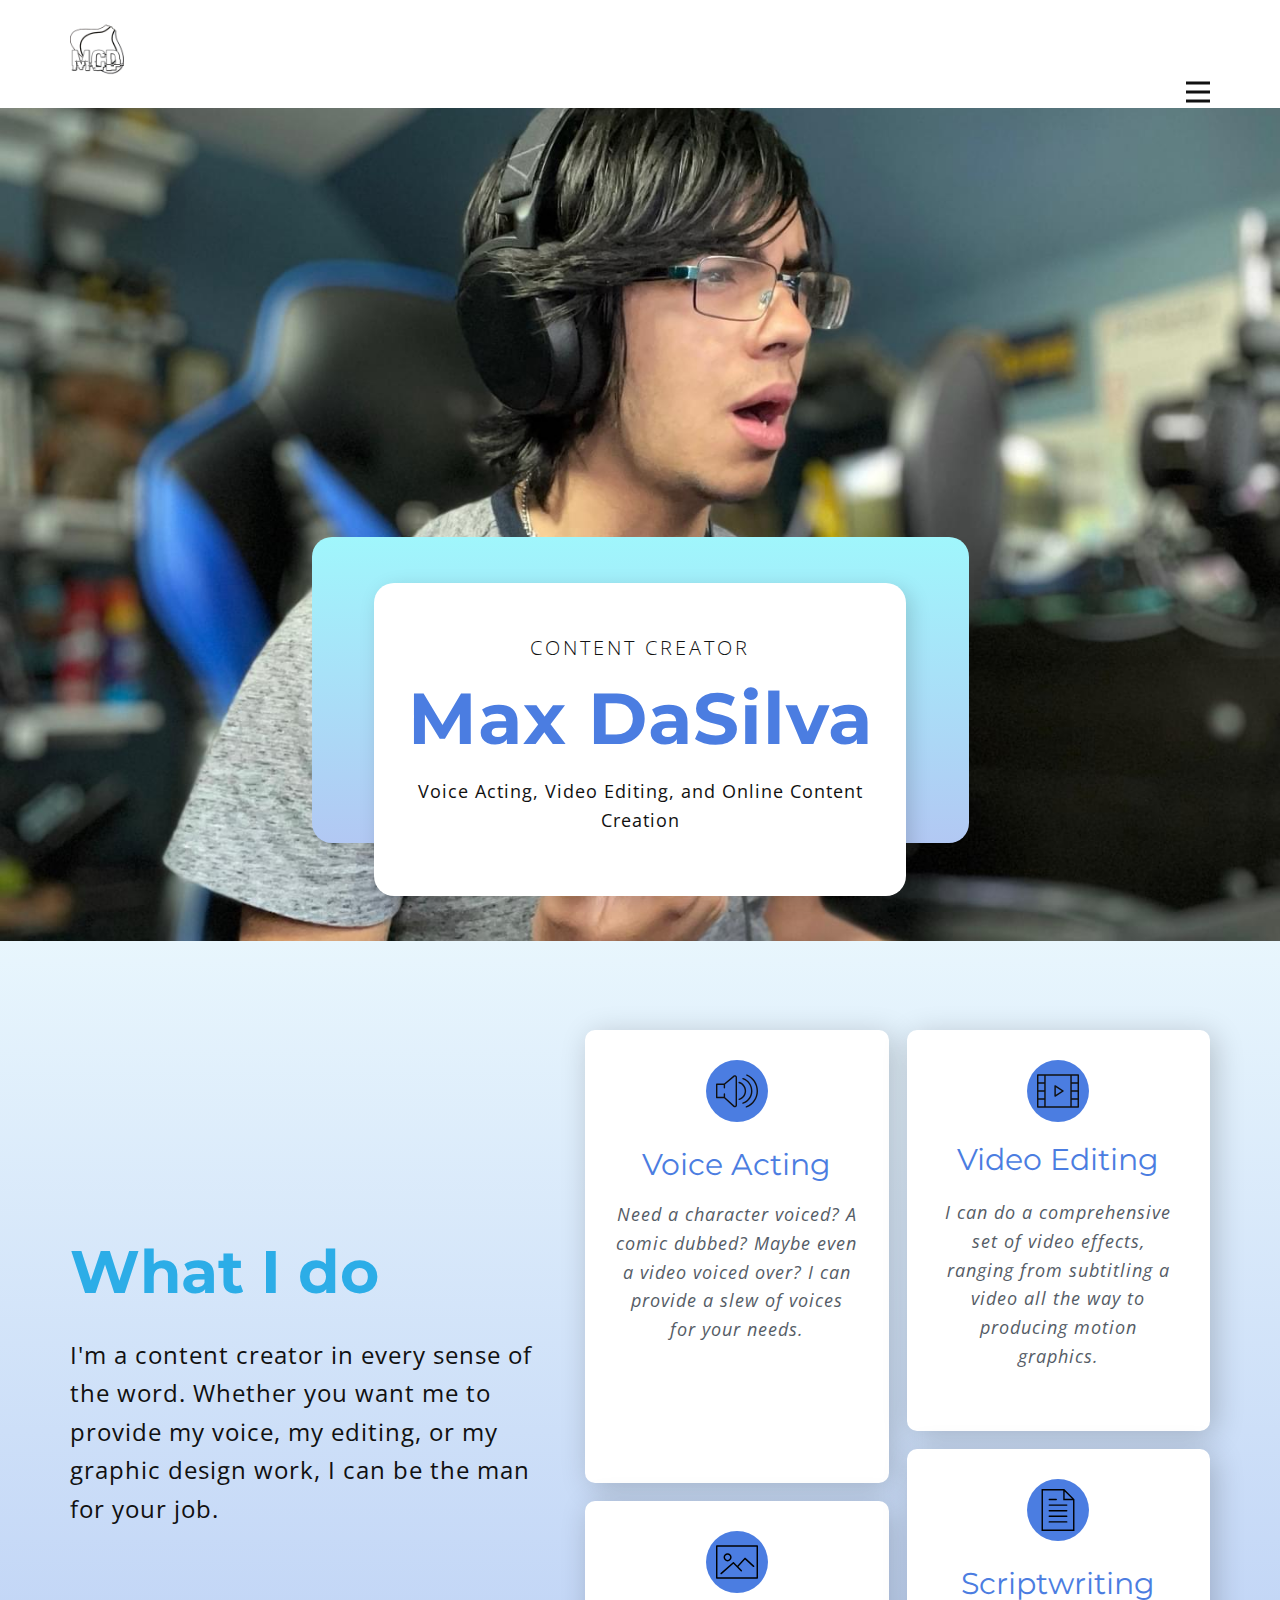
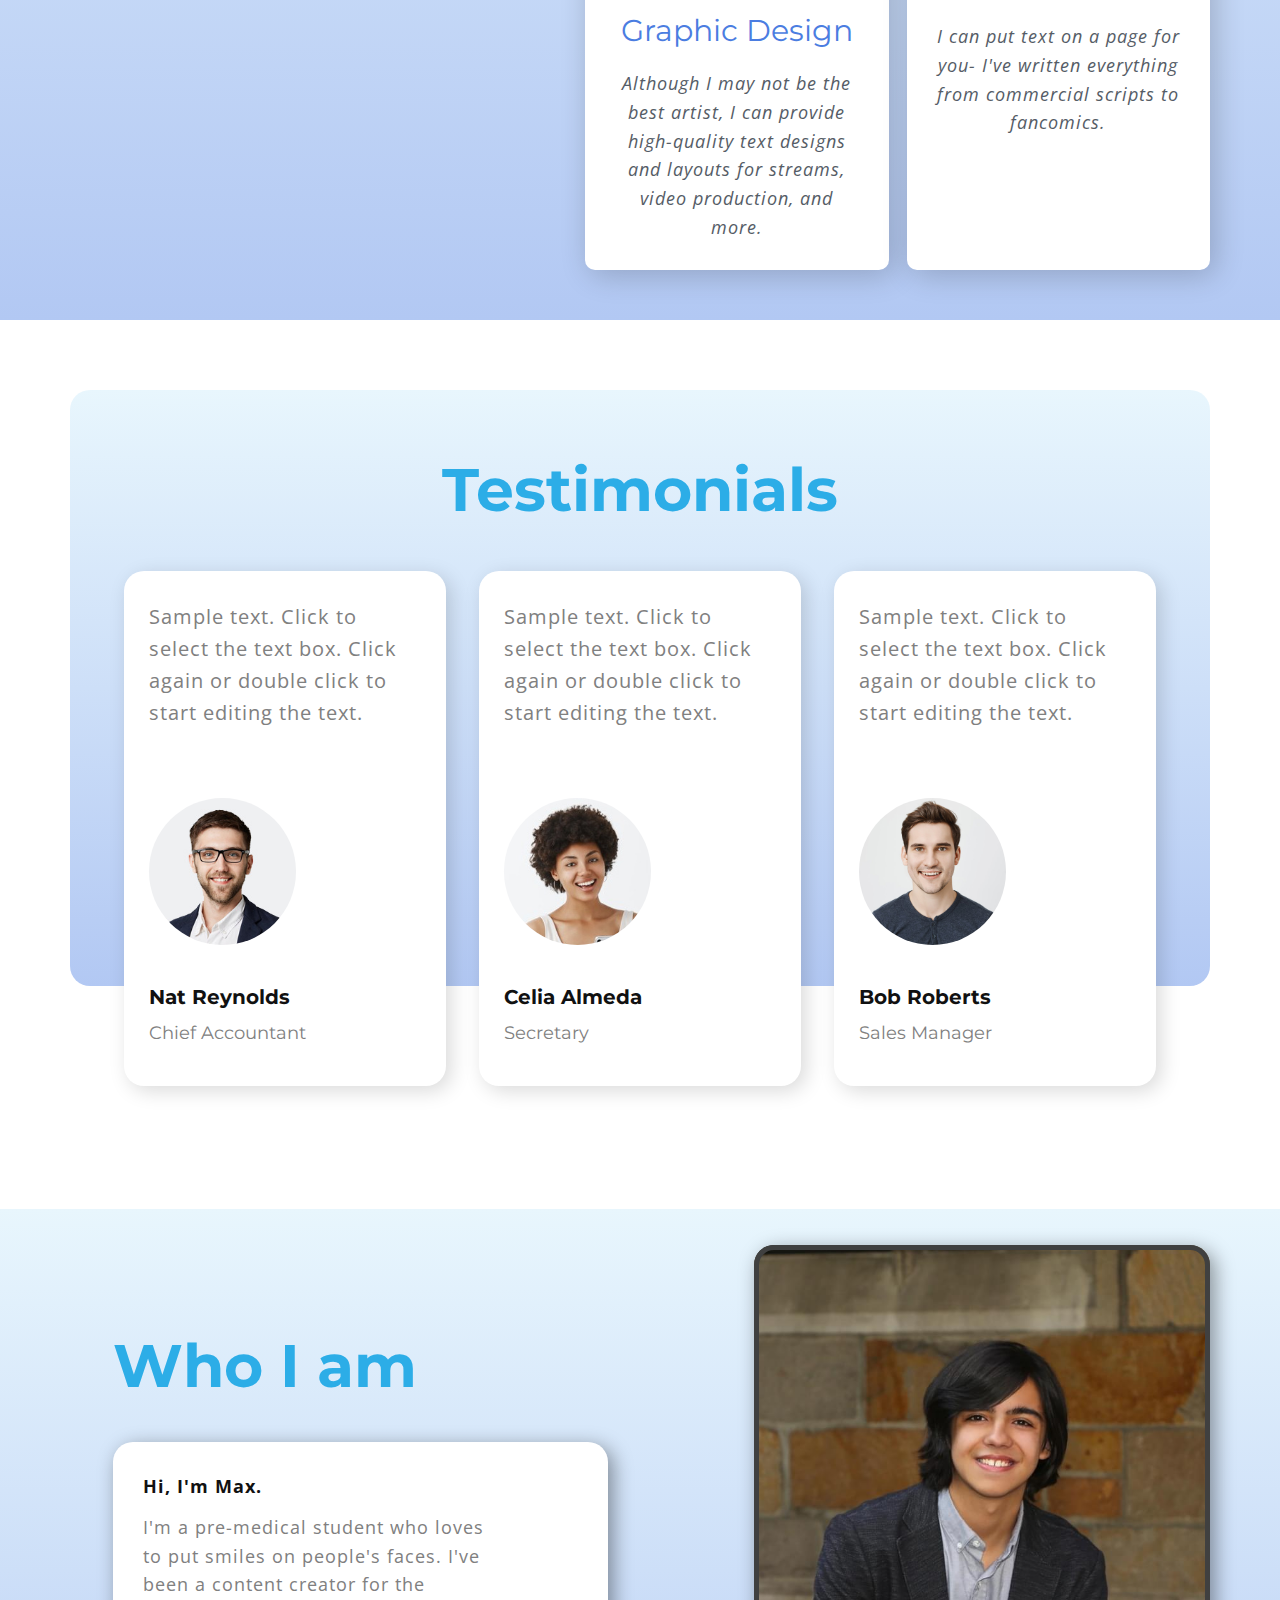
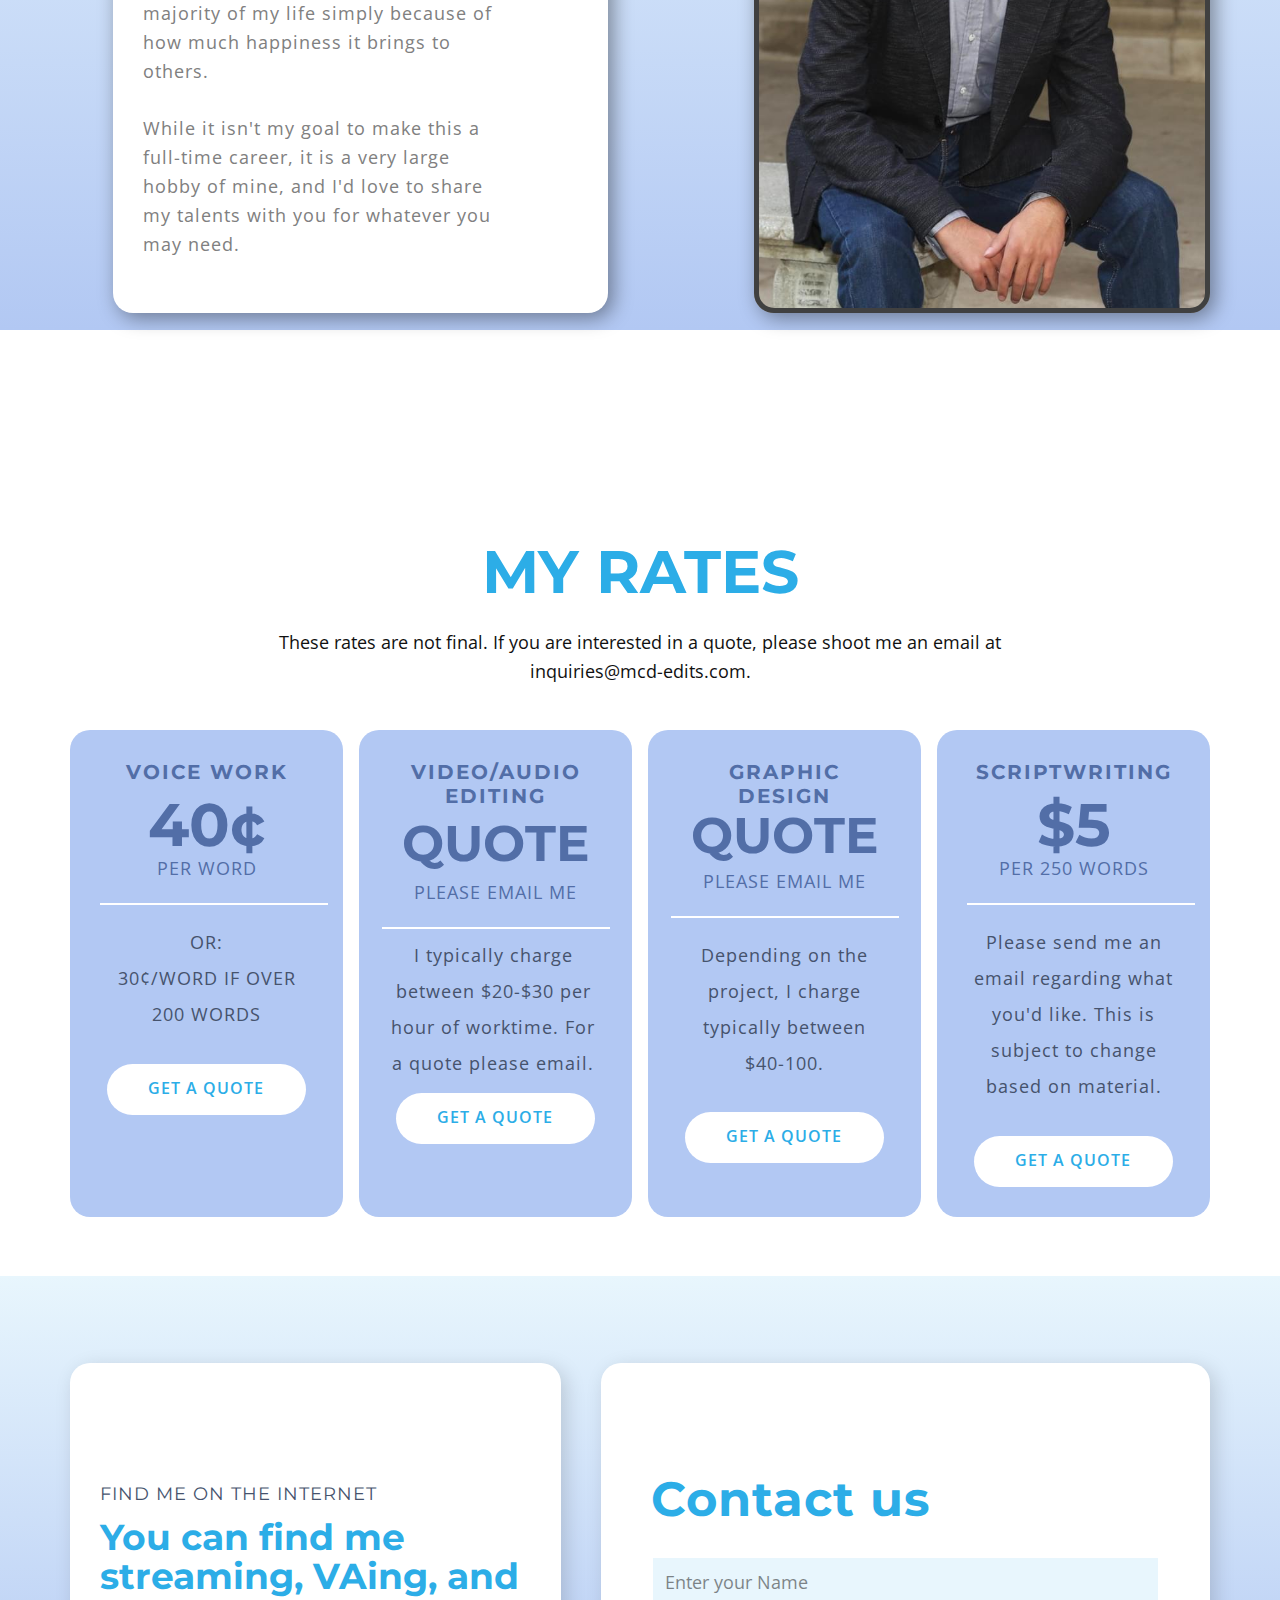
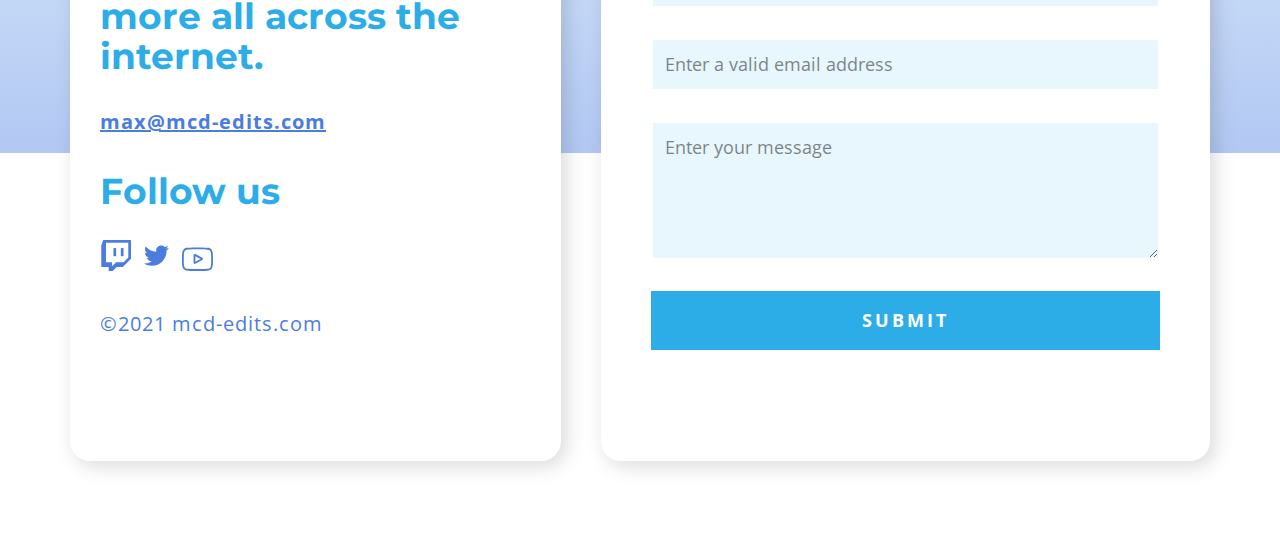
<file: Home.html>
<!DOCTYPE html>
<html style="font-size: 16px;">
  <head>
    <meta name="viewport" content="width=device-width, initial-scale=1.0">
    <meta charset="utf-8">
    <meta name="keywords" content="Web Design Services, ​Hosting solution with benefits., ​What do our users say?, ​Hosting for every website, Meet Our Best Team, Premium Plans, $0, $29, $59, $139, Nam ultrices ultrices nec tortor pulvinar esteras loremips est orem., Follow us, Contact us">
    <meta name="description" content="">
    <meta name="page_type" content="np-template-header-footer-from-plugin">
    <title>Home</title>
    <link rel="stylesheet" href="nicepage.css" media="screen">
<link rel="stylesheet" href="Home.css" media="screen">
    <script class="u-script" type="text/javascript" src="jquery-1.9.1.min.js" defer=""></script>
    <script class="u-script" type="text/javascript" src="nicepage.js" defer=""></script>
    <meta name="generator" content="Nicepage 3.22.2, nicepage.com">
    <link id="u-theme-google-font" rel="stylesheet" href="https://fonts.googleapis.com/css?family=Montserrat:100,100i,200,200i,300,300i,400,400i,500,500i,600,600i,700,700i,800,800i,900,900i|Open+Sans:300,300i,400,400i,600,600i,700,700i,800,800i">
    <link id="u-page-google-font" rel="stylesheet" href="https://fonts.googleapis.com/css?family=Open+Sans:300,300i,400,400i,600,600i,700,700i,800,800i|Montserrat:100,100i,200,200i,300,300i,400,400i,500,500i,600,600i,700,700i,800,800i,900,900i|Montserrat:100,100i,200,200i,300,300i,400,400i,500,500i,600,600i,700,700i,800,800i,900,900i">
    
    
    
    
    
    
    
    <script type="application/ld+json">{
		"@context": "http://schema.org",
		"@type": "Organization",
		"name": "",
		"logo": "images/bwlogo_150.png"
}</script>
    <meta name="theme-color" content="#4b7de1">
    <meta property="og:title" content="Home">
    <meta property="og:type" content="website">
  </head>
  <body class="u-body"><header class="u-clearfix u-header u-header" id="sec-fce5"><div class="u-clearfix u-sheet u-sheet-1">
        <a href="https://nicepage.com" class="u-image u-logo u-image-1" data-image-width="128" data-image-height="128">
          <img src="images/bwlogo_150.png" class="u-logo-image u-logo-image-1">
        </a>
        <nav class="u-menu u-menu-dropdown u-offcanvas u-menu-1" data-responsive-from="XL">
          <div class="menu-collapse" style="font-size: 1rem; letter-spacing: 0px;" wfd-invisible="true">
            <a class="u-button-style u-custom-left-right-menu-spacing u-custom-padding-bottom u-custom-top-bottom-menu-spacing u-nav-link u-text-active-palette-1-base u-text-hover-palette-2-base" href="#">
              <svg><use xlink:href="#menu-hamburger"></use></svg>
              <svg version="1.1" xmlns="http://www.w3.org/2000/svg" xmlns:xlink="http://www.w3.org/1999/xlink"><defs><symbol id="menu-hamburger" viewBox="0 0 16 16" style="width: 16px; height: 16px;"><rect y="1" width="16" height="2"></rect><rect y="7" width="16" height="2"></rect><rect y="13" width="16" height="2"></rect>
</symbol>
</defs></svg>
            </a>
          </div>
          <div class="u-custom-menu u-nav-container" wfd-invisible="true">
            <ul class="u-nav u-unstyled u-nav-1"><li class="u-nav-item"><a class="u-button-style u-nav-link u-text-active-palette-1-base u-text-hover-palette-2-base" href="Home.html" style="padding: 10px 20px;">Home</a>
</li><li class="u-nav-item"><a class="u-button-style u-nav-link u-text-active-palette-1-base u-text-hover-palette-2-base" href="Page-6.html" style="padding: 10px 20px;">Page 6</a>
</li><li class="u-nav-item"><a class="u-button-style u-nav-link u-text-active-palette-1-base u-text-hover-palette-2-base" href="Page-7.html" style="padding: 10px 20px;">Page 7</a>
</li><li class="u-nav-item"><a class="u-button-style u-nav-link u-text-active-palette-1-base u-text-hover-palette-2-base" href="Page-8.html" style="padding: 10px 20px;">Page 8</a>
</li><li class="u-nav-item"><a class="u-button-style u-nav-link u-text-active-palette-1-base u-text-hover-palette-2-base" href="Page-9.html" style="padding: 10px 20px;">Page 9</a>
</li><li class="u-nav-item"><a class="u-button-style u-nav-link u-text-active-palette-1-base u-text-hover-palette-2-base" href="Home.html" style="padding: 10px 20px;">Home</a>
</li></ul>
          </div>
          <div class="u-custom-menu u-nav-container-collapse" wfd-invisible="true">
            <div class="u-black u-container-style u-inner-container-layout u-opacity u-opacity-95 u-sidenav">
              <div class="u-sidenav-overflow">
                <div class="u-menu-close"></div>
                <ul class="u-align-center u-nav u-popupmenu-items u-unstyled u-nav-2"><li class="u-nav-item"><a class="u-button-style u-nav-link" href="Home.html" style="padding: 10px 20px;">Home</a>
</li></ul>
              </div>
            </div>
            <div class="u-black u-menu-overlay u-opacity u-opacity-70" wfd-invisible="true"></div>
          </div>
        </nav>
      </div></header>
    <section class="u-align-center-xs u-clearfix u-image u-section-1" id="carousel_5937" data-image-width="1440" data-image-height="1080">
      <div class="u-clearfix u-sheet u-sheet-1">
        <div class="u-expanded-width-sm u-expanded-width-xs u-gradient u-radius-20 u-shape u-shape-round u-shape-1"></div>
        <div class="u-align-center u-container-style u-group u-radius-20 u-shape-round u-white u-group-1">
          <div class="u-container-layout u-container-layout-1">
            <h5 class="u-custom-font u-text u-text-default u-text-font u-text-1">content creator</h5>
            <h1 class="u-align-center-xs u-text u-text-palette-1-base u-text-2">Max DaSilva</h1>
            <p class="u-text u-text-3">Voice Acting, Video Editing, and Online Content Creation</p>
          </div>
        </div>
      </div>
    </section>
    <section class="u-align-center u-clearfix u-gradient u-section-2" id="carousel_9938">
      <div class="u-clearfix u-sheet u-sheet-1">
        <div class="u-align-left u-container-style u-expanded-width-md u-expanded-width-sm u-expanded-width-xs u-group u-shape-rectangle u-group-1">
          <div class="u-container-layout u-container-layout-1">
            <h1 class="u-text u-text-palette-2-base u-text-1">What I do</h1>
            <p class="u-text u-text-2">I'm a content creator in every sense of the word. Whether you want me to provide my voice, my editing, or my graphic design work, I can be the man for your job.</p>
          </div>
        </div>
        <div class="u-clearfix u-expanded-width-md u-expanded-width-sm u-expanded-width-xs u-gutter-18 u-layout-wrap u-layout-wrap-1">
          <div class="u-gutter-0 u-layout">
            <div class="u-layout-row">
              <div class="u-size-30">
                <div class="u-layout-col">
                  <div class="u-align-center u-container-style u-layout-cell u-radius-10 u-size-40 u-white u-layout-cell-1">
                    <div class="u-container-layout u-container-layout-2"><span class="u-icon u-icon-circle u-palette-1-base u-spacing-10 u-icon-1"><svg class="u-svg-link" preserveAspectRatio="xMidYMin slice" viewBox="0 0 60 60" style=""><use xlink:href="#svg-11fa"></use></svg><svg class="u-svg-content" viewBox="0 0 60 60" x="0px" y="0px" id="svg-11fa" style="enable-background:new 0 0 60 60;"><g><path d="M28.404,7.758c-0.975-0.552-2.131-0.534-3.09,0.044c-0.046,0.027-0.09,0.059-0.13,0.093L11.634,19.358H1   c-0.553,0-1,0.447-1,1v19c0,0.266,0.105,0.52,0.293,0.707S0.734,40.358,1,40.358l10.61-0.005l13.543,12.44   c0.05,0.046,0.104,0.086,0.161,0.12c0.492,0.297,1.037,0.446,1.582,0.446c0.517-0.001,1.033-0.134,1.508-0.402   C29.403,52.393,30,51.363,30,50.201V10.514C30,9.353,29.403,8.323,28.404,7.758z M28,50.201c0,0.431-0.217,0.81-0.579,1.015   c-0.155,0.087-0.548,0.255-1,0.026L13,38.913v-4.556c0-0.553-0.447-1-1-1s-1,0.447-1,1v3.996l-9,0.004v-17h9v4c0,0.553,0.447,1,1,1   s1-0.447,1-1v-4.536l13.405-11.34c0.461-0.242,0.861-0.07,1.016,0.018C27.783,9.704,28,10.083,28,10.514V50.201z"></path><path d="M52.026,29.858c0-8.347-5.316-15.76-13.229-18.447c-0.522-0.177-1.091,0.103-1.269,0.626   c-0.177,0.522,0.103,1.091,0.626,1.269c7.101,2.411,11.872,9.063,11.872,16.553c0,7.483-4.762,14.136-11.849,16.554   c-0.522,0.178-0.802,0.746-0.623,1.27c0.142,0.415,0.53,0.677,0.946,0.677c0.107,0,0.216-0.017,0.323-0.054   C46.721,45.611,52.026,38.198,52.026,29.858z"></path><path d="M44.453,6.374c-0.508-0.213-1.095,0.021-1.312,0.53C42.926,7.413,43.163,8,43.672,8.216C52.376,11.909,58,20.405,58,29.858   c0,9.777-5.894,18.38-15.015,21.914c-0.515,0.2-0.771,0.779-0.571,1.294c0.153,0.396,0.532,0.639,0.933,0.639   c0.12,0,0.242-0.021,0.361-0.067C53.605,49.801,60,40.467,60,29.858C60,19.6,53.897,10.382,44.453,6.374z"></path><path d="M43.026,29.858c0-5.972-4.009-11.302-9.749-12.962c-0.53-0.151-1.084,0.152-1.238,0.684   c-0.153,0.53,0.152,1.085,0.684,1.238c4.889,1.413,8.304,5.953,8.304,11.04s-3.415,9.627-8.304,11.04   c-0.531,0.153-0.837,0.708-0.684,1.238c0.127,0.438,0.526,0.723,0.961,0.723c0.092,0,0.185-0.013,0.277-0.039   C39.018,41.159,43.026,35.829,43.026,29.858z"></path>
</g></svg></span>
                      <h3 class="u-text u-text-default u-text-palette-1-base u-text-3">Voice Acting</h3>
                      <p class="u-text u-text-palette-5-dark-2 u-text-4">Need a character voiced? A comic dubbed? Maybe even a video voiced over? I can provide a slew of voices for your needs.</p>
                    </div>
                  </div>
                  <div class="u-align-center u-container-style u-layout-cell u-radius-10 u-size-20 u-white u-layout-cell-2">
                    <div class="u-container-layout u-container-layout-3"><span class="u-icon u-icon-circle u-palette-1-base u-spacing-10 u-text-black u-icon-2"><svg class="u-svg-link" preserveAspectRatio="xMidYMin slice" viewBox="0 0 58 58" style=""><use xlink:href="#svg-6ff1"></use></svg><svg class="u-svg-content" viewBox="0 0 58 58" x="0px" y="0px" id="svg-6ff1" style="enable-background:new 0 0 58 58;"><g><path d="M57,6H1C0.448,6,0,6.447,0,7v44c0,0.553,0.448,1,1,1h56c0.552,0,1-0.447,1-1V7C58,6.447,57.552,6,57,6z M56,50H2V8h54V50z"></path><path d="M16,28.138c3.071,0,5.569-2.498,5.569-5.568C21.569,19.498,19.071,17,16,17s-5.569,2.498-5.569,5.569
		C10.431,25.64,12.929,28.138,16,28.138z M16,19c1.968,0,3.569,1.602,3.569,3.569S17.968,26.138,16,26.138s-3.569-1.601-3.569-3.568
		S14.032,19,16,19z"></path><path d="M7,46c0.234,0,0.47-0.082,0.66-0.249l16.313-14.362l10.302,10.301c0.391,0.391,1.023,0.391,1.414,0s0.391-1.023,0-1.414
		l-4.807-4.807l9.181-10.054l11.261,10.323c0.407,0.373,1.04,0.345,1.413-0.062c0.373-0.407,0.346-1.04-0.062-1.413l-12-11
		c-0.196-0.179-0.457-0.268-0.72-0.262c-0.265,0.012-0.515,0.129-0.694,0.325l-9.794,10.727l-4.743-4.743
		c-0.374-0.373-0.972-0.392-1.368-0.044L6.339,44.249c-0.415,0.365-0.455,0.997-0.09,1.412C6.447,45.886,6.723,46,7,46z"></path>
</g></svg></span>
                      <h3 class="u-text u-text-default u-text-palette-1-base u-text-5">Graphic Design</h3>
                      <p class="u-text u-text-palette-5-dark-2 u-text-6">Although I may not be the best artist, I can provide high-quality text designs and layouts for streams, video production, and more.</p>
                    </div>
                  </div>
                </div>
              </div>
              <div class="u-size-30">
                <div class="u-layout-col">
                  <div class="u-align-center u-container-style u-layout-cell u-radius-10 u-size-20 u-white u-layout-cell-3">
                    <div class="u-container-layout u-container-layout-4"><span class="u-icon u-icon-circle u-palette-1-base u-spacing-10 u-icon-3"><svg class="u-svg-link" preserveAspectRatio="xMidYMin slice" viewBox="0 0 58 58" style=""><use xlink:href="#svg-c1b3"></use></svg><svg class="u-svg-content" viewBox="0 0 58 58" x="0px" y="0px" id="svg-c1b3" style="enable-background:new 0 0 58 58;"><g><path d="M36.537,28.156l-11-7c-0.308-0.195-0.698-0.208-1.019-0.033C24.199,21.299,24,21.635,24,22v14
		c0,0.365,0.199,0.701,0.519,0.877C24.669,36.959,24.834,37,25,37c0.187,0,0.374-0.053,0.537-0.156l11-7
		C36.825,29.66,37,29.342,37,29S36.825,28.34,36.537,28.156z M26,34.179V23.821L34.137,29L26,34.179z"></path><path d="M57,6H47H11H1C0.448,6,0,6.447,0,7v11v11v11v11c0,0.553,0.448,1,1,1h10h36h10c0.552,0,1-0.447,1-1V40V29V18V7
		C58,6.447,57.552,6,57,6z M10,28H2v-9h8V28z M2,30h8v9H2V30z M12,40V29V18V8h34v10v11v11v10H12V40z M56,28h-8v-9h8V28z M48,30h8v9
		h-8V30z M56,8v9h-8V8H56z M2,8h8v9H2V8z M2,50v-9h8v9H2z M56,50h-8v-9h8V50z"></path>
</g></svg></span>
                      <h3 class="u-text u-text-default u-text-palette-1-base u-text-7">Video Editing</h3>
                      <p class="u-text u-text-palette-5-dark-2 u-text-8">I can do a comprehensive set of video effects, ranging from subtitling a video all the way to producing motion graphics.</p>
                    </div>
                  </div>
                  <div class="u-align-center u-container-style u-layout-cell u-radius-10 u-size-40 u-white u-layout-cell-4">
                    <div class="u-container-layout u-container-layout-5"><span class="u-icon u-icon-circle u-palette-1-base u-spacing-10 u-text-black u-icon-4"><svg class="u-svg-link" preserveAspectRatio="xMidYMin slice" viewBox="0 0 60 60" style=""><use xlink:href="#svg-2be5"></use></svg><svg class="u-svg-content" viewBox="0 0 60 60" x="0px" y="0px" id="svg-2be5" style="enable-background:new 0 0 60 60;"><g><path d="M42.5,22h-25c-0.552,0-1,0.447-1,1s0.448,1,1,1h25c0.552,0,1-0.447,1-1S43.052,22,42.5,22z"></path><path d="M17.5,16h10c0.552,0,1-0.447,1-1s-0.448-1-1-1h-10c-0.552,0-1,0.447-1,1S16.948,16,17.5,16z"></path><path d="M42.5,30h-25c-0.552,0-1,0.447-1,1s0.448,1,1,1h25c0.552,0,1-0.447,1-1S43.052,30,42.5,30z"></path><path d="M42.5,38h-25c-0.552,0-1,0.447-1,1s0.448,1,1,1h25c0.552,0,1-0.447,1-1S43.052,38,42.5,38z"></path><path d="M42.5,46h-25c-0.552,0-1,0.447-1,1s0.448,1,1,1h25c0.552,0,1-0.447,1-1S43.052,46,42.5,46z"></path><path d="M38.914,0H6.5v60h47V14.586L38.914,0z M39.5,3.414L50.086,14H39.5V3.414z M8.5,58V2h29v14h14v42H8.5z"></path>
</g></svg></span>
                      <h3 class="u-text u-text-default u-text-palette-1-base u-text-9">Scriptwriting</h3>
                      <p class="u-text u-text-palette-5-dark-2 u-text-10">I can put text on a page for you- I've written everything from commercial scripts to fancomics.</p>
                    </div>
                  </div>
                </div>
              </div>
            </div>
          </div>
        </div>
      </div>
    </section>
    <section class="u-align-center u-clearfix u-section-3" id="carousel_1f11">
      <div class="u-clearfix u-sheet u-sheet-1">
        <div class="u-expanded-width u-gradient u-radius-20 u-shape u-shape-round u-shape-1"></div>
        <h1 class="u-custom-font u-heading-font u-text u-text-default-lg u-text-default-md u-text-default-sm u-text-default-xl u-text-1">Testimonials</h1>
        <div class="u-list u-list-1">
          <div class="u-repeater u-repeater-1">
            <div class="u-align-left u-container-style u-list-item u-radius-20 u-repeater-item u-shape-round u-white u-list-item-1">
              <div class="u-container-layout u-similar-container u-valign-top u-container-layout-1">
                <p class="u-text u-text-default u-text-grey-50 u-text-2">Sample text. Click to select the text box. Click again or double click to start editing the text.</p>
                <div alt="" class="u-image u-image-circle u-image-1" data-image-width="206" data-image-height="206"></div>
                <h5 class="u-text u-text-default u-text-3">Nat Reynolds</h5>
                <h6 class="u-text u-text-default u-text-grey-50 u-text-4">Chief Accountant</h6>
              </div>
            </div>
            <div class="u-align-left u-container-style u-list-item u-radius-20 u-repeater-item u-shape-round u-white u-list-item-2">
              <div class="u-container-layout u-similar-container u-valign-top u-container-layout-2">
                <p class="u-text u-text-default u-text-grey-50 u-text-5">Sample text. Click to select the text box. Click again or double click to start editing the text.</p>
                <div alt="" class="u-image u-image-circle u-image-2" data-image-width="206" data-image-height="206"></div>
                <h5 class="u-text u-text-default u-text-6">Celia Almeda</h5>
                <h6 class="u-text u-text-default u-text-grey-50 u-text-7">Secretary</h6>
              </div>
            </div>
            <div class="u-align-left u-container-style u-list-item u-radius-20 u-repeater-item u-shape-round u-white u-list-item-3">
              <div class="u-container-layout u-similar-container u-valign-top u-container-layout-3">
                <p class="u-text u-text-default u-text-grey-50 u-text-8">Sample text. Click to select the text box. Click again or double click to start editing the text.</p>
                <div alt="" class="u-image u-image-circle u-image-3" data-image-width="626" data-image-height="417"></div>
                <h5 class="u-text u-text-default u-text-9">Bob Roberts</h5>
                <h6 class="u-text u-text-default u-text-grey-50 u-text-10">Sales Manager</h6>
              </div>
            </div>
          </div>
        </div>
      </div>
    </section>
    <section class="u-clearfix u-section-4" id="sec-a6a3">
      <div class="u-container-style u-expanded-width u-gradient u-group u-shape-rectangle u-group-1">
        <div class="u-container-layout u-container-layout-1"></div>
      </div>
      <div class="u-clearfix u-layout-wrap u-layout-wrap-1">
        <div class="u-layout">
          <div class="u-layout-row">
            <div class="u-container-style u-layout-cell u-shape-rectangle u-size-36 u-layout-cell-1">
              <div class="u-container-layout u-valign-top-md u-valign-top-sm u-container-layout-2">
                <h1 class="u-text u-text-default u-text-1">
                  <span style="font-weight: 700;">Who I am</span>
                  <span style="font-weight: 700;"></span>
                </h1>
                <div class="u-container-style u-group u-radius-20 u-shape-round u-white u-group-2">
                  <div class="u-container-layout u-container-layout-3">
                    <p class="u-align-left u-text u-text-default u-text-2">Hi, I'm Max.</p>
                    <p class="u-align-left u-text u-text-default u-text-grey-50 u-text-3">I'm a pre-medical student who loves to put smiles on people's faces. I've been a content creator for the majority of my life simply because of how much happiness it brings to others.<br>
                      <br>While it isn't my goal to make this a full-time career, it is a very large hobby of mine, and I'd love to share my talents with you for whatever you may need.
                    </p>
                  </div>
                </div>
              </div>
            </div>
            <div class="u-align-left u-container-style u-image u-layout-cell u-radius-20 u-shape-round u-size-24 u-image-1" data-image-width="713" data-image-height="1080">
              <div class="u-border-5 u-border-grey-75 u-container-layout u-container-layout-4"></div>
            </div>
          </div>
        </div>
      </div>
    </section>
    <section class="u-align-center u-clearfix u-white u-section-5" id="carousel_9f1b">
      <div class="u-clearfix u-sheet u-sheet-1">
        <h1 class="u-custom-font u-heading-font u-text u-text-default-lg u-text-default-md u-text-default-sm u-text-default-xl u-text-1">MY RATES</h1>
        <p class="u-text u-text-2">These rates are not final. If you are interested in a quote, please shoot me an email at inquiries@mcd-edits.com.</p>
        <div class="u-clearfix u-gutter-16 u-layout-custom-sm u-layout-custom-xs u-layout-wrap u-layout-wrap-1">
          <div class="u-gutter-0 u-layout">
            <div class="u-layout-row">
              <div class="u-align-center u-container-style u-layout-cell u-left-cell u-palette-1-light-2 u-radius-20 u-shape-round u-size-15-lg u-size-15-xl u-size-30-md u-size-30-sm u-size-60-xs u-layout-cell-1">
                <div class="u-container-layout u-valign-top u-container-layout-1">
                  <h5 class="u-text u-text-default u-text-palette-1-dark-1 u-text-3">Voice work</h5>
                  <h2 class="u-text u-text-default u-text-palette-1-dark-1 u-text-4">40¢</h2>
                  <p class="u-text u-text-default u-text-palette-1-dark-1 u-text-5">per word</p>
                  <div class="u-border-2 u-border-white u-line u-line-horizontal u-line-1"></div>
                  <p class="u-text u-text-palette-1-dark-2 u-text-6">OR:<br>30¢/WORD IF OVER 200 WORDS
                  </p>
                  <a href="mailto:inquiries@mcd-edits.com?subject=VA%20Inquiry" class="u-active-palette-1-light-3 u-btn u-btn-round u-button-style u-hover-palette-1-light-3 u-radius-50 u-text-palette-2-base u-white u-btn-1"> get a quote</a>
                </div>
              </div>
              <div class="u-align-center u-container-style u-layout-cell u-palette-1-light-2 u-radius-20 u-shape-round u-size-15-lg u-size-15-xl u-size-30-md u-size-30-sm u-size-60-xs u-layout-cell-2">
                <div class="u-container-layout u-container-layout-2">
                  <h5 class="u-text u-text-default u-text-palette-1-dark-1 u-text-7">VIDEO/audio EDITING</h5>
                  <h2 class="u-text u-text-palette-1-dark-1 u-text-8">QUOTE</h2>
                  <p class="u-text u-text-default u-text-palette-1-dark-1 u-text-9">Please email me</p>
                  <div class="u-border-2 u-border-white u-line u-line-horizontal u-line-2"></div>
                  <p class="u-align-center-sm u-align-center-xs u-text u-text-palette-1-dark-2 u-text-10">I typically charge between $20-$30 per hour of worktime. For a quote please email.</p>
                  <a href="mailto:inquiries@mcd-edits.com?subject=Production%20Inquiry" class="u-active-palette-1-light-3 u-btn u-btn-round u-button-style u-hover-palette-1-light-3 u-radius-50 u-text-palette-2-base u-white u-btn-2">get a quote</a>
                </div>
              </div>
              <div class="u-align-center u-container-style u-layout-cell u-palette-1-light-2 u-radius-20 u-shape-round u-size-15-lg u-size-15-xl u-size-30-md u-size-30-sm u-size-60-xs u-layout-cell-3">
                <div class="u-container-layout u-container-layout-3">
                  <h5 class="u-align-center-lg u-align-center-md u-align-center-sm u-align-center-xs u-text u-text-palette-1-dark-1 u-text-11">Graphic design</h5>
                  <h2 class="u-text u-text-default u-text-palette-2-base u-text-12">
                    <span class="u-text-palette-1-dark-1"> QUOTE</span>
                    <span class="u-text-palette-1-dark-1"></span>
                  </h2>
                  <p class="u-text u-text-default u-text-palette-1-dark-1 u-text-13">Please email me</p>
                  <div class="u-border-2 u-border-white u-line u-line-horizontal u-line-3"></div>
                  <p class="u-text u-text-palette-1-dark-2 u-text-14">Depending on the project, I charge typically between $40-100.</p>
                  <a href="mailto:inquiries@mcd-edits.com?subject=Graphics%20Inquiry" class="u-active-palette-1-light-3 u-border-none u-btn u-btn-round u-button-style u-hover-palette-1-light-3 u-radius-50 u-text-palette-2-base u-white u-btn-3"> get a quote</a>
                </div>
              </div>
              <div class="u-align-center u-container-style u-layout-cell u-palette-1-light-2 u-radius-20 u-right-cell u-shape-round u-size-15-lg u-size-15-xl u-size-30-md u-size-30-sm u-size-60-xs u-layout-cell-4">
                <div class="u-container-layout u-valign-top u-container-layout-4">
                  <h5 class="u-align-center-lg u-align-center-md u-align-center-sm u-align-center-xs u-text u-text-default u-text-palette-1-dark-1 u-text-15">scriptwriting</h5>
                  <h2 class="u-text u-text-default u-text-palette-1-dark-1 u-text-16">$5</h2>
                  <p class="u-text u-text-default u-text-palette-1-dark-1 u-text-17">per 250 words</p>
                  <div class="u-border-2 u-border-white u-line u-line-horizontal u-line-4"></div>
                  <p class="u-text u-text-palette-1-dark-2 u-text-18">Please send me an email regarding what you'd like. This is subject to change based on material.</p>
                  <a href="mailto:inquiries@mcd-edits.com?subject=Script%20Inquiry" class="u-active-palette-1-light-3 u-btn u-btn-round u-button-style u-hover-palette-1-light-3 u-radius-50 u-text-palette-2-base u-white u-btn-4"> get a quote</a>
                </div>
              </div>
            </div>
          </div>
        </div>
      </div>
    </section>
    <section class="u-clearfix u-white u-section-6" id="carousel_c559">
      <div class="u-expanded-width u-gradient u-shape u-shape-rectangle u-shape-1"></div>
      <div class="u-clearfix u-gutter-40 u-layout-wrap u-layout-wrap-1">
        <div class="u-gutter-0 u-layout">
          <div class="u-layout-row">
            <div class="u-align-left u-container-style u-layout-cell u-radius-20 u-shape-round u-size-27 u-white u-layout-cell-1">
              <div class="u-container-layout u-valign-middle u-container-layout-1">
                <h6 class="u-text u-text-default u-text-palette-1-dark-2 u-text-1">find me on the internet</h6>
                <h2 class="u-text u-text-palette-2-base u-text-2">You can find me streaming, VAing, and more all across the internet.</h2>
                <p class="u-text u-text-palette-1-base u-text-3">
                  <a class="u-active-none u-border-none u-btn u-button-link u-button-style u-hover-none u-none u-text-palette-1-base u-btn-1" href="mailto:max@mcd-edits.com">max@mcd-edits.com</a>
                </p>
                <h2 class="u-text u-text-default u-text-palette-2-base u-text-4">Follow us</h2>
                <div class="u-align-left u-social-icons u-spacing-10 u-social-icons-1">
                  <a class="u-social-url" target="_blank" href="https://www.twitch.tv/mcd573" title="twitch"><span class="u-icon u-icon-circle u-social-facebook u-social-icon u-icon-1"><svg class="u-svg-link" preserveAspectRatio="xMidYMin slice" viewBox="0 0 24 24" style=""><use xlink:href="#svg-c922"></use></svg><svg class="u-svg-content" viewBox="0 0 24 24" id="svg-c922"><path d="m.975 4.175v16.694h5.749v3.131h3.139l3.134-3.132h4.705l6.274-6.258v-14.61h-21.434zm3.658-2.09h17.252v11.479l-3.66 3.652h-5.751l-3.134 3.127v-3.127h-4.707z"></path><path d="m10.385 6.262h2.09v6.26h-2.09z"></path><path d="m16.133 6.262h2.091v6.26h-2.091z"></path></svg>
                    
                    
                  </span>
                  </a>
                  <a class="u-social-url" target="_blank" href="https://twitter.com/iamthemcd" title="twitter"><span class="u-icon u-icon-circle u-social-icon u-social-twitter u-text-palette-1-base u-icon-2">
                    <svg class="u-svg-link" preserveAspectRatio="xMidYMin slice" viewBox="0 0 112 112" style=""><use xlink:href="#svg-88a8"></use></svg>
                    <svg x="0px" y="0px" viewBox="0 0 112 112" id="svg-88a8" class="u-svg-content"><path d="M92.2,38.2c0,0.8,0,1.6,0,2.3c0,24.3-18.6,52.4-52.6,52.4c-10.6,0.1-20.2-2.9-28.5-8.2 c1.4,0.2,2.9,0.2,4.4,0.2c8.7,0,16.7-2.9,23-7.9c-8.1-0.2-14.9-5.5-17.3-12.8c1.1,0.2,2.4,0.2,3.4,0.2c1.6,0,3.3-0.2,4.8-0.7 c-8.4-1.6-14.9-9.2-14.9-18c0-0.2,0-0.2,0-0.2c2.5,1.4,5.4,2.2,8.4,2.3c-5-3.3-8.3-8.9-8.3-15.4c0-3.4,1-6.5,2.5-9.2 c9.1,11.1,22.7,18.5,38,19.2c-0.2-1.4-0.4-2.8-0.4-4.3c0.1-10,8.3-18.2,18.5-18.2c5.4,0,10.1,2.2,13.5,5.7c4.3-0.8,8.1-2.3,11.7-4.5 c-1.4,4.3-4.3,7.9-8.1,10.1c3.7-0.4,7.3-1.4,10.6-2.9C98.9,32.3,95.7,35.5,92.2,38.2z"></path></svg>
                  </span>
                  </a>
                  <a class="u-social-url" target="_blank" href="https://www.youtube.com/channel/UCrsf8o83d-cAv_b92EKDGBQ" title="YT"><span class="u-icon u-icon-circle u-social-icon u-social-instagram u-icon-3"><svg class="u-svg-link" preserveAspectRatio="xMidYMin slice" viewBox="0 -62 512.00199 512" style=""><use xlink:href="#svg-ba6e"></use></svg><svg class="u-svg-content" viewBox="0 -62 512.00199 512" id="svg-ba6e"><path d="m334.808594 170.992188-113.113282-61.890626c-6.503906-3.558593-14.191406-3.425781-20.566406.351563-6.378906 3.78125-10.183594 10.460937-10.183594 17.875v122.71875c0 7.378906 3.78125 14.046875 10.117188 17.832031 3.308594 1.976563 6.976562 2.96875 10.652344 2.96875 3.367187 0 6.742187-.832031 9.847656-2.503906l113.117188-60.824219c6.714843-3.613281 10.90625-10.59375 10.9375-18.222656.027343-7.628906-4.113282-14.640625-10.808594-18.304687zm-113.859375 63.617187v-91.71875l84.539062 46.257813zm0 0"></path><path d="m508.234375 91.527344-.023437-.234375c-.433594-4.121094-4.75-40.777344-22.570313-59.421875-20.597656-21.929688-43.949219-24.59375-55.179687-25.871094-.929688-.105469-1.78125-.203125-2.542969-.304688l-.894531-.09375c-67.6875-4.921874-169.910157-5.5937495-170.933594-5.59765575l-.089844-.00390625-.089844.00390625c-1.023437.00390625-103.246094.67578175-171.542968 5.59765575l-.902344.09375c-.726563.097657-1.527344.1875-2.398438.289063-11.101562 1.28125-34.203125 3.949219-54.859375 26.671875-16.972656 18.445312-21.878906 54.316406-22.382812 58.347656l-.058594.523438c-.152344 1.714844-3.765625 42.539062-3.765625 83.523437v38.3125c0 40.984375 3.613281 81.808594 3.765625 83.527344l.027344.257813c.433593 4.054687 4.746093 40.039062 22.484375 58.691406 19.367187 21.195312 43.855468 24 57.027344 25.507812 2.082031.238282 3.875.441406 5.097656.65625l1.183594.164063c39.082031 3.71875 161.617187 5.550781 166.8125 5.625l.15625.003906.15625-.003906c1.023437-.003907 103.242187-.675781 170.929687-5.597657l.894531-.09375c.855469-.113281 1.816406-.214843 2.871094-.324218 11.039062-1.171875 34.015625-3.605469 54.386719-26.019532 16.972656-18.449218 21.882812-54.320312 22.382812-58.347656l.058594-.523437c.152344-1.71875 3.769531-42.539063 3.769531-83.523438v-38.3125c-.003906-40.984375-3.617187-81.804687-3.769531-83.523437zm-26.238281 121.835937c0 37.933594-3.3125 77-3.625 80.585938-1.273438 9.878906-6.449219 32.574219-14.71875 41.5625-12.75 14.027343-25.847656 15.417969-35.410156 16.429687-1.15625.121094-2.226563.238282-3.195313.359375-65.46875 4.734375-163.832031 5.460938-168.363281 5.488281-5.082032-.074218-125.824219-1.921874-163.714844-5.441406-1.941406-.316406-4.039062-.558594-6.25-.808594-11.214844-1.285156-26.566406-3.042968-38.371094-16.027343l-.277344-.296875c-8.125-8.464844-13.152343-29.6875-14.429687-41.148438-.238281-2.710937-3.636719-42.238281-3.636719-80.703125v-38.3125c0-37.890625 3.304688-76.914062 3.625-80.574219 1.519532-11.636718 6.792969-32.957031 14.71875-41.574218 13.140625-14.453125 26.996094-16.054688 36.160156-17.113282.875-.101562 1.691407-.195312 2.445313-.292968 66.421875-4.757813 165.492187-5.464844 169.046875-5.492188 3.554688.023438 102.589844.734375 168.421875 5.492188.808594.101562 1.691406.203125 2.640625.3125 9.425781 1.074218 23.671875 2.699218 36.746094 16.644531l.121094.128906c8.125 8.464844 13.152343 30.058594 14.429687 41.75.226563 2.558594 3.636719 42.171875 3.636719 80.71875zm0 0"></path></svg>
                    
                    
                  </span>
                  </a>
                </div>
                <p class="u-text u-text-palette-1-base u-text-5">©2021 mcd-edits.com</p>
              </div>
            </div>
            <div class="u-align-left u-container-style u-layout-cell u-radius-20 u-shape-round u-size-33 u-white u-layout-cell-2">
              <div class="u-container-layout u-valign-middle u-container-layout-2">
                <h1 class="u-text u-text-default u-text-palette-2-base u-text-6">Contact us</h1>
                <div class="u-expanded-width u-form u-form-1">
                  <form action="#" method="POST" class="u-clearfix u-form-spacing-30 u-form-vertical u-inner-form" style="padding: 0px;" source="email" name="form">
                    <input type="hidden" id="siteId" name="siteId" value="569068" wfd-invisible="true">
                    <input type="hidden" id="pageId" name="pageId" value="569085" wfd-invisible="true">
                    <div class="u-form-group u-form-name">
                      <label for="name-3b9a" class="u-form-control-hidden u-label" wfd-invisible="true">Name</label>
                      <input type="text" placeholder="Enter your Name" id="name-3b9a" name="name" class="u-border-2 u-border-white u-input u-input-rectangle u-palette-2-light-3 u-input-1" required="">
                    </div>
                    <div class="u-form-email u-form-group">
                      <label for="email-3b9a" class="u-form-control-hidden u-label" wfd-invisible="true">Email</label>
                      <input type="email" placeholder="Enter a valid email address" id="email-3b9a" name="email" class="u-border-2 u-border-white u-input u-input-rectangle u-palette-2-light-3 u-input-2" required="">
                    </div>
                    <div class="u-form-group u-form-message">
                      <label for="message-3b9a" class="u-form-control-hidden u-label" wfd-invisible="true">Message</label>
                      <textarea placeholder="Enter your message" rows="4" cols="50" id="message-3b9a" name="message" class="u-border-2 u-border-white u-input u-input-rectangle u-palette-2-light-3 u-input-3" required=""></textarea>
                    </div>
                    <div class="u-align-left u-form-group u-form-submit">
                      <a href="#" class="u-active-palette-1-light-1 u-btn u-btn-submit u-button-style u-hover-palette-1-light-1 u-palette-2-base u-text-body-alt-color u-btn-2">Submit</a>
                      <input type="submit" value="submit" class="u-form-control-hidden" wfd-invisible="true">
                    </div>
                    <div class="u-form-send-message u-form-send-success" wfd-invisible="true"> Thank you! Your message has been sent. </div>
                    <div class="u-form-send-error u-form-send-message" wfd-invisible="true"> Unable to send your message. Please fix errors then try again. </div>
                    <input type="hidden" value="" name="recaptchaResponse" wfd-invisible="true">
                  </form>
                </div>
              </div>
            </div>
          </div>
        </div>
      </div>
  </body>
</html>
</file>
